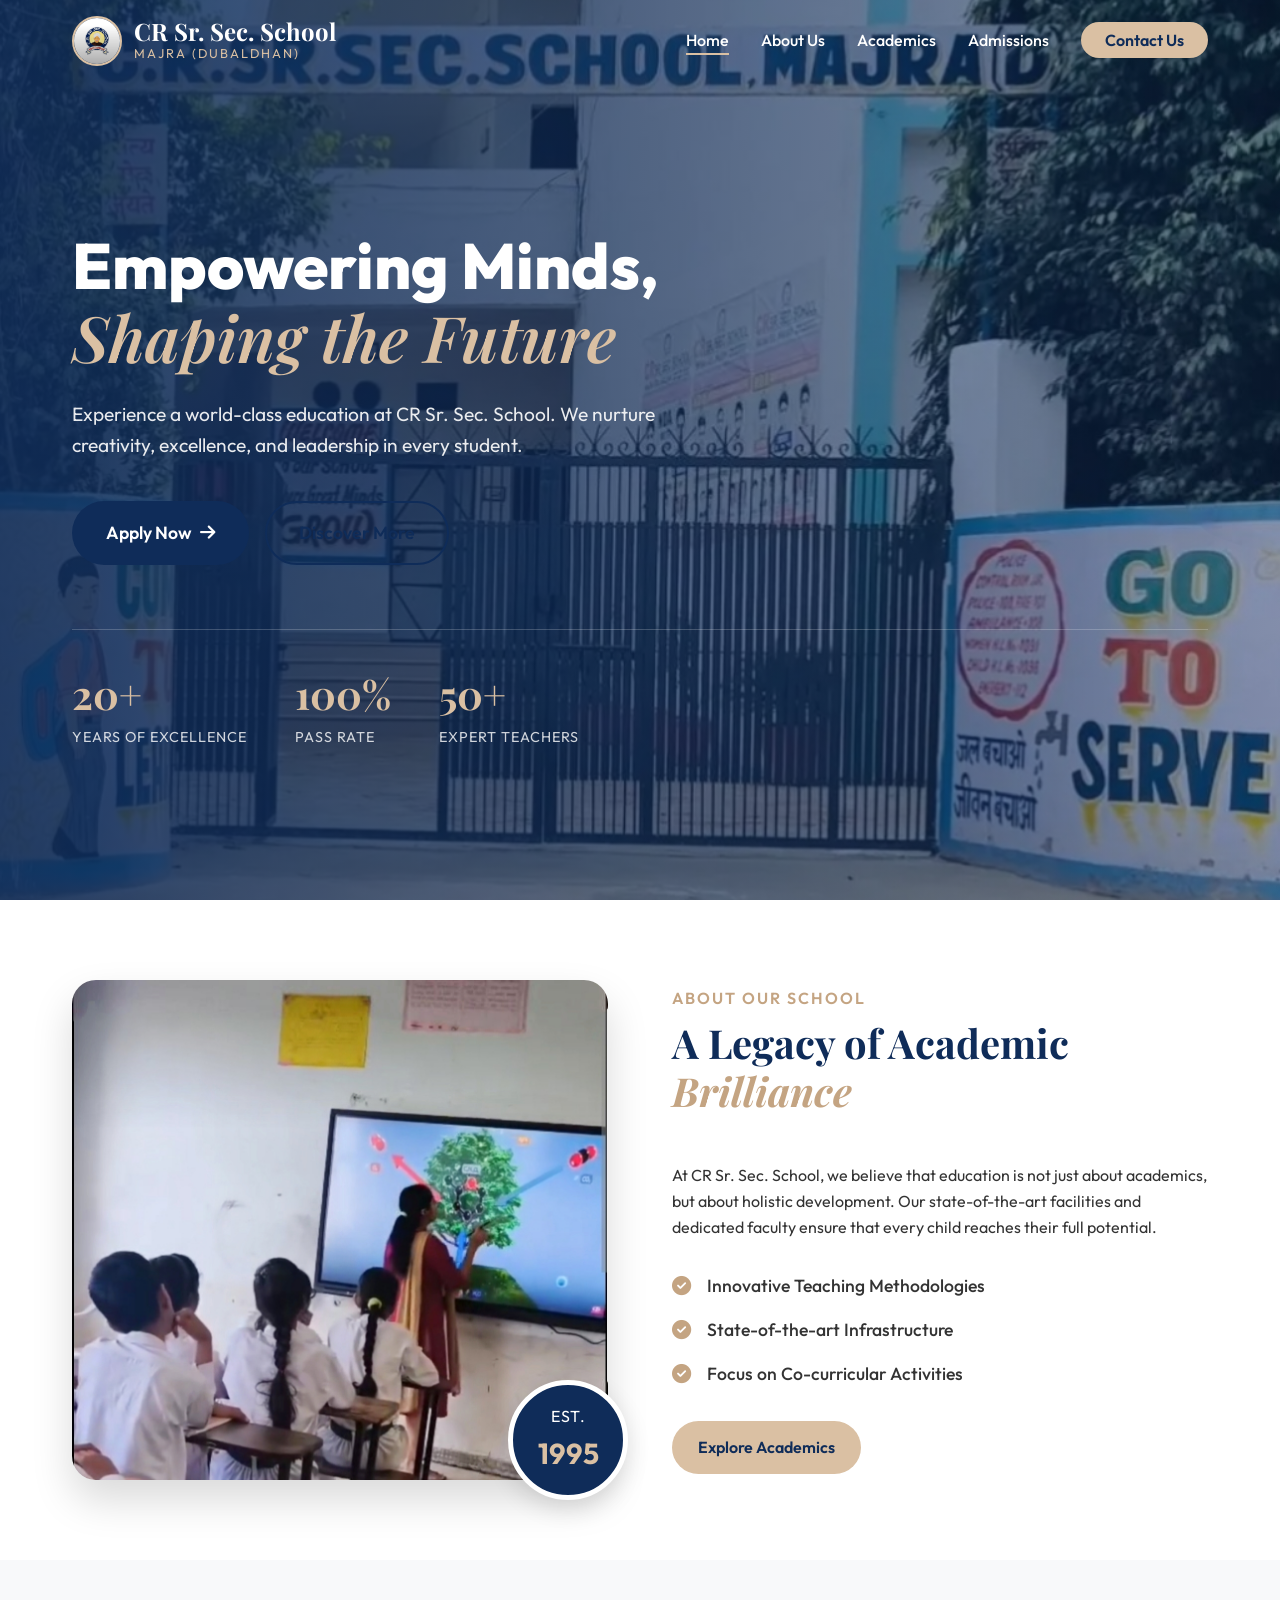
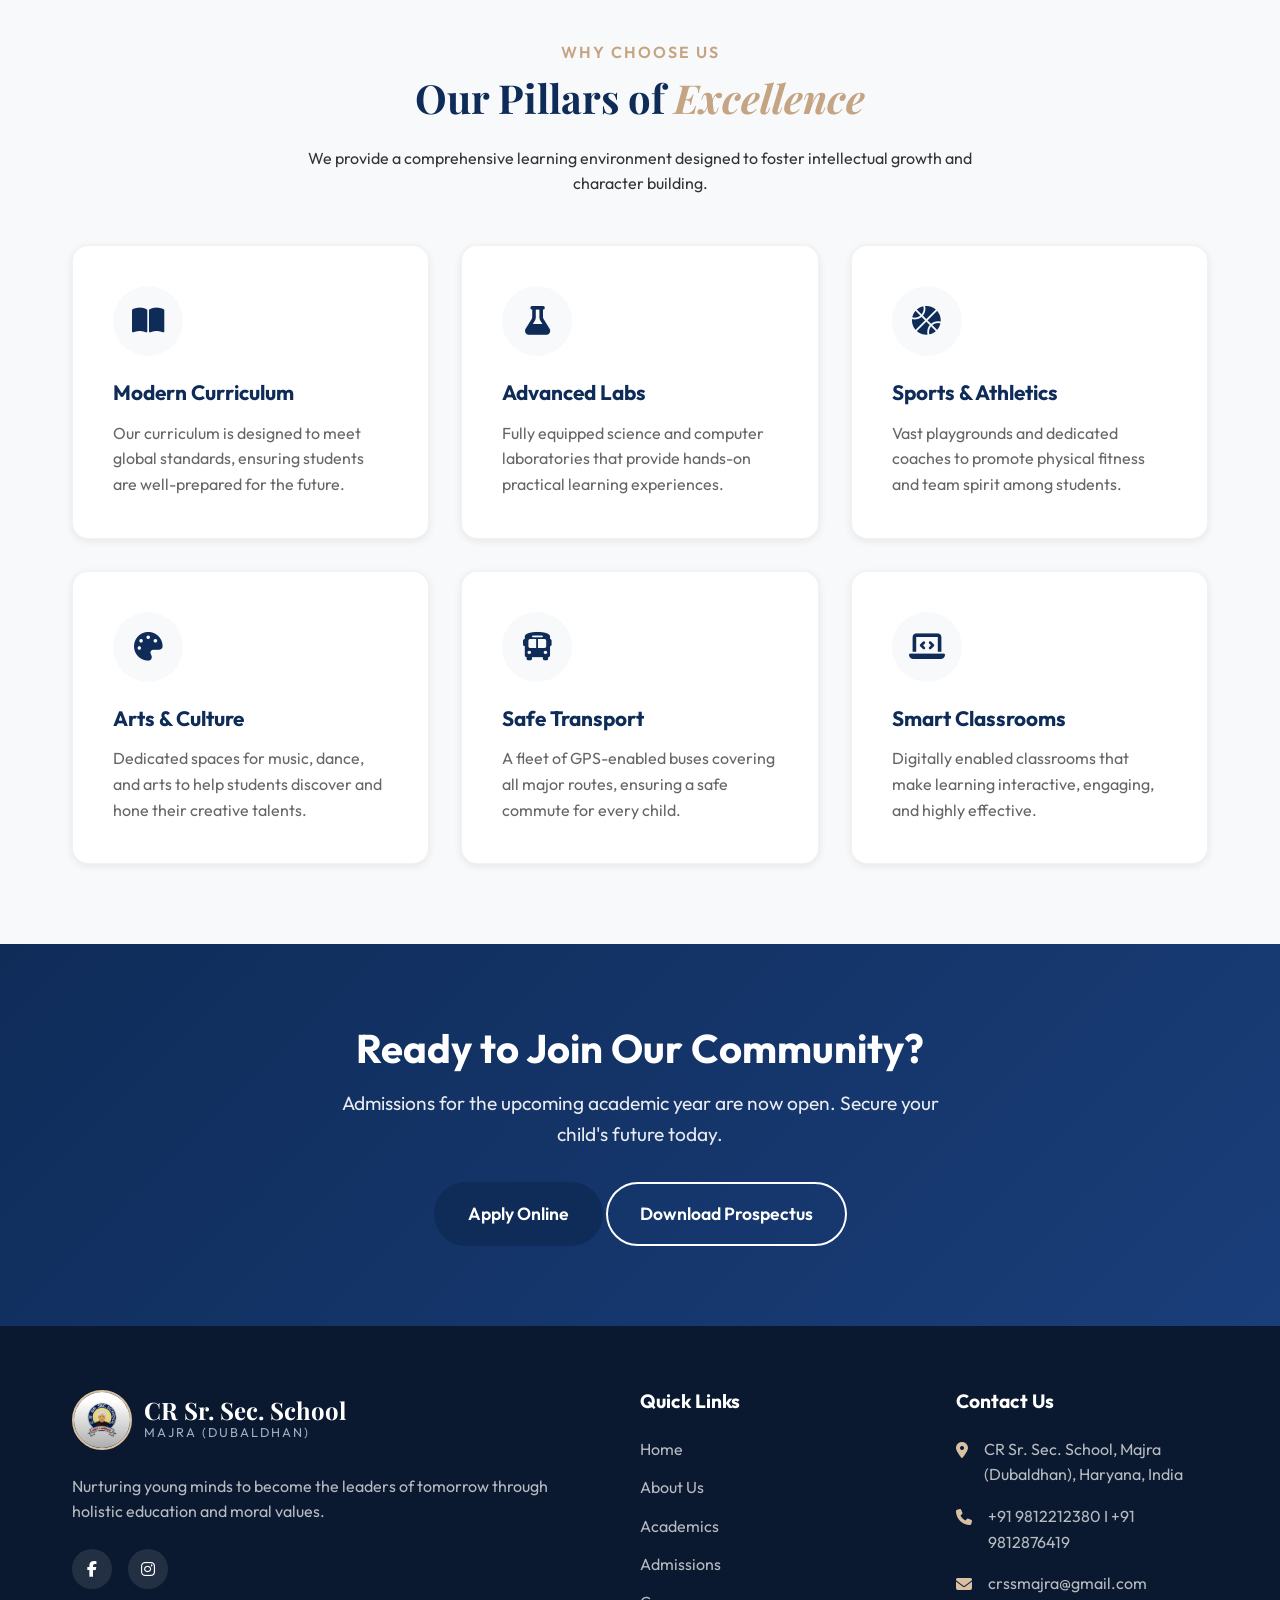
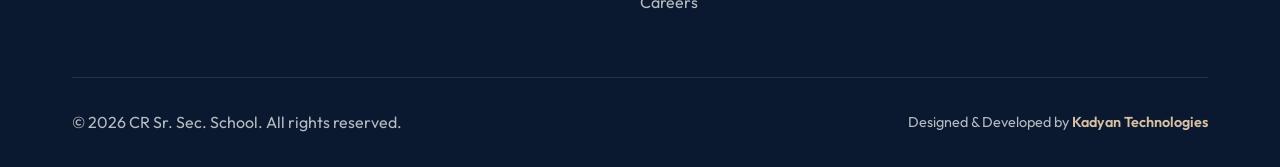
<file: index.html>
<!DOCTYPE html>
<html lang="en">
<head>
    <meta charset="UTF-8">
    <meta name="viewport" content="width=device-width, initial-scale=1.0">
    <title>CR Sr. Sec. School | Excellence in Education</title>
    <meta name="description" content="CR Sr. Sec. School offers a premium educational experience fostering academic excellence and holistic development.">
    <!-- Google Fonts -->
    <link rel="preconnect" href="https://fonts.googleapis.com">
    <link rel="preconnect" href="https://fonts.gstatic.com" crossorigin>
    <link href="https://fonts.googleapis.com/css2?family=Outfit:wght@300;400;500;600;700;800&family=Playfair+Display:ital,wght@0,600;0,700;1,600&display=swap" rel="stylesheet">
    <!-- Font Awesome for Icons -->
    <link rel="stylesheet" href="https://cdnjs.cloudflare.com/ajax/libs/font-awesome/6.4.0/css/all.min.css">
    <!-- Custom CSS -->
    <link rel="stylesheet" href="css/styles.css">
</head>
<body>
    <!-- Header & Navigation -->
    <header class="navbar" id="navbar">
        <div class="container nav-container">
            <a href="index.html" class="logo">
                <img src="assets/logo.jpeg" alt="Logo" class="custom-logo">
                <div class="logo-text">
                    <span class="school-name">CR Sr. Sec. School</span>
                    <span class="school-location">Majra (Dubaldhan)</span>
                </div>
            </a>
            <nav class="nav-menu">
                <ul class="nav-list">
                    <li class="nav-item"><a href="index.html" class="nav-link active">Home</a></li>
                    <li class="nav-item"><a href="about.html" class="nav-link">About Us</a></li>
                    <li class="nav-item"><a href="academics.html" class="nav-link">Academics</a></li>
                    <li class="nav-item"><a href="admissions.html" class="nav-link">Admissions</a></li>
                    <li class="nav-item"><a href="contact.html" class="nav-link nav-contact-btn">Contact Us</a></li>
                </ul>
            </nav>
            <button class="mobile-toggle" aria-label="Toggle menu">
                <i class="fa-solid fa-bars"></i>
            </button>
        </div>
    </header>

    <main>
        <!-- Hero Section -->
        <section id="home" class="hero">
            <div class="hero-overlay"></div>
            <div class="hero-bg" style="background-image: url('assets/schoolpic.jpeg');"></div>
            <div class="container hero-content">
                <div class="hero-text-box reveal">
                    <h1 class="hero-title">Empowering Minds,<br><span>Shaping the Future</span></h1>
                    <p class="hero-subtitle">Experience a world-class education at CR Sr. Sec. School. We nurture creativity, excellence, and leadership in every student.</p>
                    <div class="hero-cta">
                        <a href="admissions.html" class="btn btn-primary btn-lg">Apply Now <i class="fa-solid fa-arrow-right"></i></a>
                        <a href="about.html" class="btn btn-outline btn-lg">Discover More</a>
                    </div>
                </div>
                <div class="hero-stats reveal delay-1">
                    <div class="stat-item">
                        <span class="stat-number">20+</span>
                        <span class="stat-label">Years of Excellence</span>
                    </div>
                    <div class="stat-item">
                        <span class="stat-number">100%</span>
                        <span class="stat-label">Pass Rate</span>
                    </div>
                    <div class="stat-item">
                        <span class="stat-number">50+</span>
                        <span class="stat-label">Expert Teachers</span>
                    </div>
                </div>
            </div>
        </section>

        <!-- About Section -->
        <section id="about" class="section about-section">
            <div class="container about-container">
                <div class="about-image-wrapper reveal">
                    <img src="assets/about.jpeg" alt="Students in classroom" class="about-img">
                    <div class="experience-badge">
                        <span class="badge-year">Est.</span>
                        <span class="badge-text">1995</span>
                    </div>
                </div>
                <div class="about-content reveal delay-1">
                    <div class="section-header">
                        <span class="subtitle">About Our School</span>
                        <h2 class="title">A Legacy of Academic <span>Brilliance</span></h2>
                    </div>
                    <p class="text">At CR Sr. Sec. School, we believe that education is not just about academics, but about holistic development. Our state-of-the-art facilities and dedicated faculty ensure that every child reaches their full potential.</p>
                    <ul class="feature-list">
                        <li><i class="fa-solid fa-check-circle"></i> Innovative Teaching Methodologies</li>
                        <li><i class="fa-solid fa-check-circle"></i> State-of-the-art Infrastructure</li>
                        <li><i class="fa-solid fa-check-circle"></i> Focus on Co-curricular Activities</li>
                    </ul>
                    <a href="academics.html" class="btn btn-secondary">Explore Academics</a>
                </div>
            </div>
        </section>

        <!-- Highlights / Features Section -->
        <section id="academics" class="section features-section bg-light">
            <div class="container">
                <div class="section-header center reveal">
                    <span class="subtitle">Why Choose Us</span>
                    <h2 class="title">Our Pillars of <span>Excellence</span></h2>
                    <p class="text-center max-w-2xl mx-auto mt-4">We provide a comprehensive learning environment designed to foster intellectual growth and character building.</p>
                </div>
                <div class="features-grid">
                    <div class="feature-card reveal">
                        <div class="icon-wrapper">
                            <i class="fa-solid fa-book-open"></i>
                        </div>
                        <h3>Modern Curriculum</h3>
                        <p>Our curriculum is designed to meet global standards, ensuring students are well-prepared for the future.</p>
                    </div>
                    <div class="feature-card reveal delay-1">
                        <div class="icon-wrapper">
                            <i class="fa-solid fa-flask"></i>
                        </div>
                        <h3>Advanced Labs</h3>
                        <p>Fully equipped science and computer laboratories that provide hands-on practical learning experiences.</p>
                    </div>
                    <div class="feature-card reveal delay-2">
                        <div class="icon-wrapper">
                            <i class="fa-solid fa-basketball"></i>
                        </div>
                        <h3>Sports & Athletics</h3>
                        <p>Vast playgrounds and dedicated coaches to promote physical fitness and team spirit among students.</p>
                    </div>
                    <div class="feature-card reveal">
                        <div class="icon-wrapper">
                            <i class="fa-solid fa-palette"></i>
                        </div>
                        <h3>Arts & Culture</h3>
                        <p>Dedicated spaces for music, dance, and arts to help students discover and hone their creative talents.</p>
                    </div>
                    <div class="feature-card reveal delay-1">
                        <div class="icon-wrapper">
                            <i class="fa-solid fa-bus"></i>
                        </div>
                        <h3>Safe Transport</h3>
                        <p>A fleet of GPS-enabled buses covering all major routes, ensuring a safe commute for every child.</p>
                    </div>
                    <div class="feature-card reveal delay-2">
                        <div class="icon-wrapper">
                            <i class="fa-solid fa-laptop-code"></i>
                        </div>
                        <h3>Smart Classrooms</h3>
                        <p>Digitally enabled classrooms that make learning interactive, engaging, and highly effective.</p>
                    </div>
                </div>
            </div>
        </section>

        <!-- Call to Action / Admissions -->
        <section id="admissions" class="cta-section section">
            <div class="container cta-container reveal">
                <div class="cta-content">
                    <h2>Ready to Join Our Community?</h2>
                    <p>Admissions for the upcoming academic year are now open. Secure your child's future today.</p>
                </div>
                <div class="cta-buttons">
                    <a href="contact.html" class="btn btn-primary btn-lg">Apply Online</a>
                    <a href="contact.html" class="btn btn-outline-light btn-lg">Download Prospectus</a>
                </div>
            </div>
        </section>
    </main>

    <!-- Footer -->
    <footer class="footer">
        <div class="container">
            <div class="footer-grid">
                <div class="footer-brand">
                    <a href="index.html" class="logo footer-logo">
                        <img src="assets/logo.jpeg" alt="Logo" class="custom-logo footer-custom-logo">
                        <div class="logo-text">
                            <span class="school-name text-white">CR Sr. Sec. School</span>
                            <span class="school-location text-gray">Majra (Dubaldhan)</span>
                        </div>
                    </a>
                    <p class="footer-text mt-4">Nurturing young minds to become the leaders of tomorrow through holistic education and moral values.</p>
                    <div class="social-links mt-4">
                        <a href="https://www.facebook.com/profile.php?id=61556755951878"><i class="fa-brands fa-facebook-f"></i></a>
                        <a href="https://www.instagram.com/cr.school.majra.d?igsh=OW8xZmhka2lueGx5"><i class="fa-brands fa-instagram"></i></a>
                    </div>
                </div>
                
                <div class="footer-links">
                    <h4 class="footer-heading">Quick Links</h4>
                    <ul>
                        <li><a href="index.html">Home</a></li>
                        <li><a href="about.html">About Us</a></li>
                        <li><a href="academics.html">Academics</a></li>
                        <li><a href="admissions.html">Admissions</a></li>
                        <li><a href="careers.html">Careers</a></li>
                    </ul>
                </div>
                
                <div class="footer-contact">
                    <h4 class="footer-heading">Contact Us</h4>
                    <ul class="contact-info">
                        <li><i class="fa-solid fa-location-dot"></i> CR Sr. Sec. School, Majra (Dubaldhan), Haryana, India</li>
                        <li><i class="fa-solid fa-phone"></i> +91 9812212380 I +91 9812876419</li>
                        <li><i class="fa-solid fa-envelope"></i> crssmajra@gmail.com</li>
                    </ul>
                </div>
            </div>
            
            <div class="footer-bottom">
                <p>&copy; <span id="current-year"></span> CR Sr. Sec. School. All rights reserved.</p>
                <div class="kadyan-credit">
                    Designed & Developed by <a href="https://kadyantechnologies.com/" class="kadyan-link">Kadyan Technologies</a>
                </div>
            </div>
        </div>
    </footer>

    <script src="js/main.js"></script>
</body>
</html>
</file>
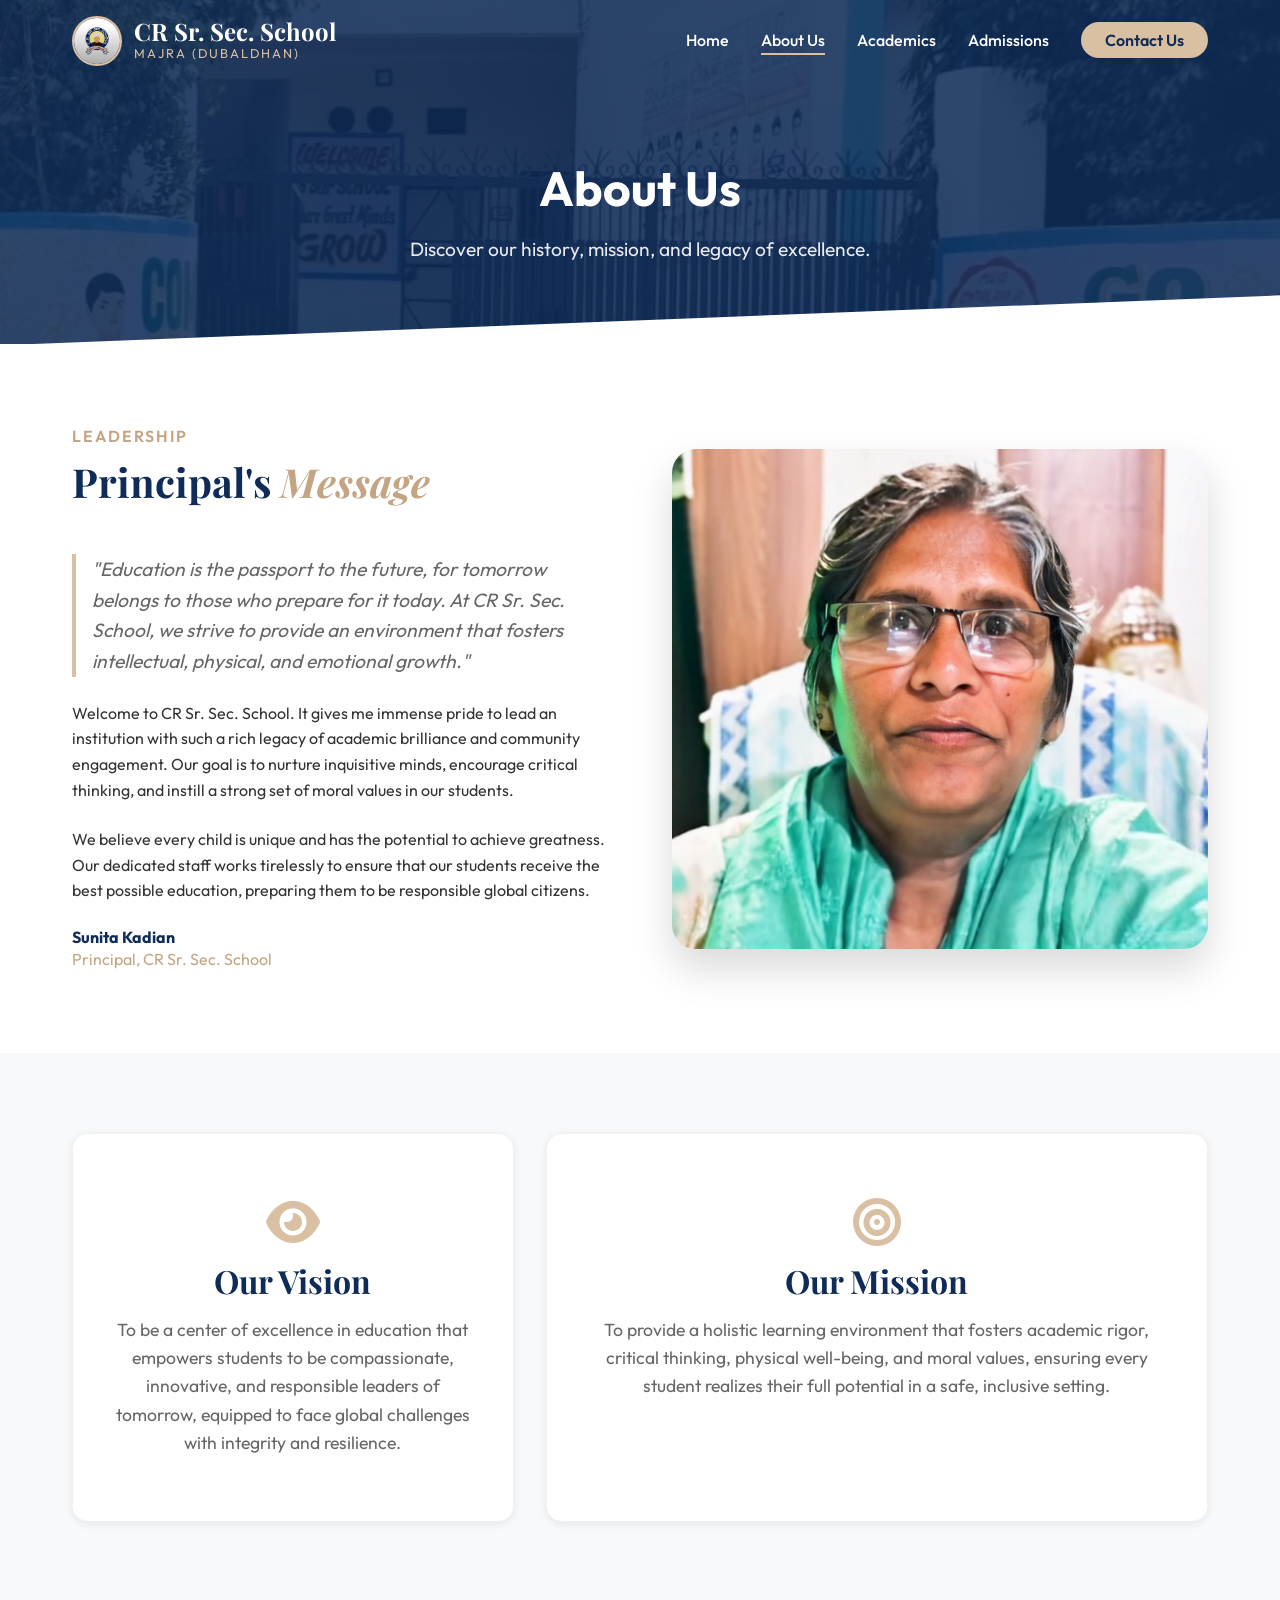
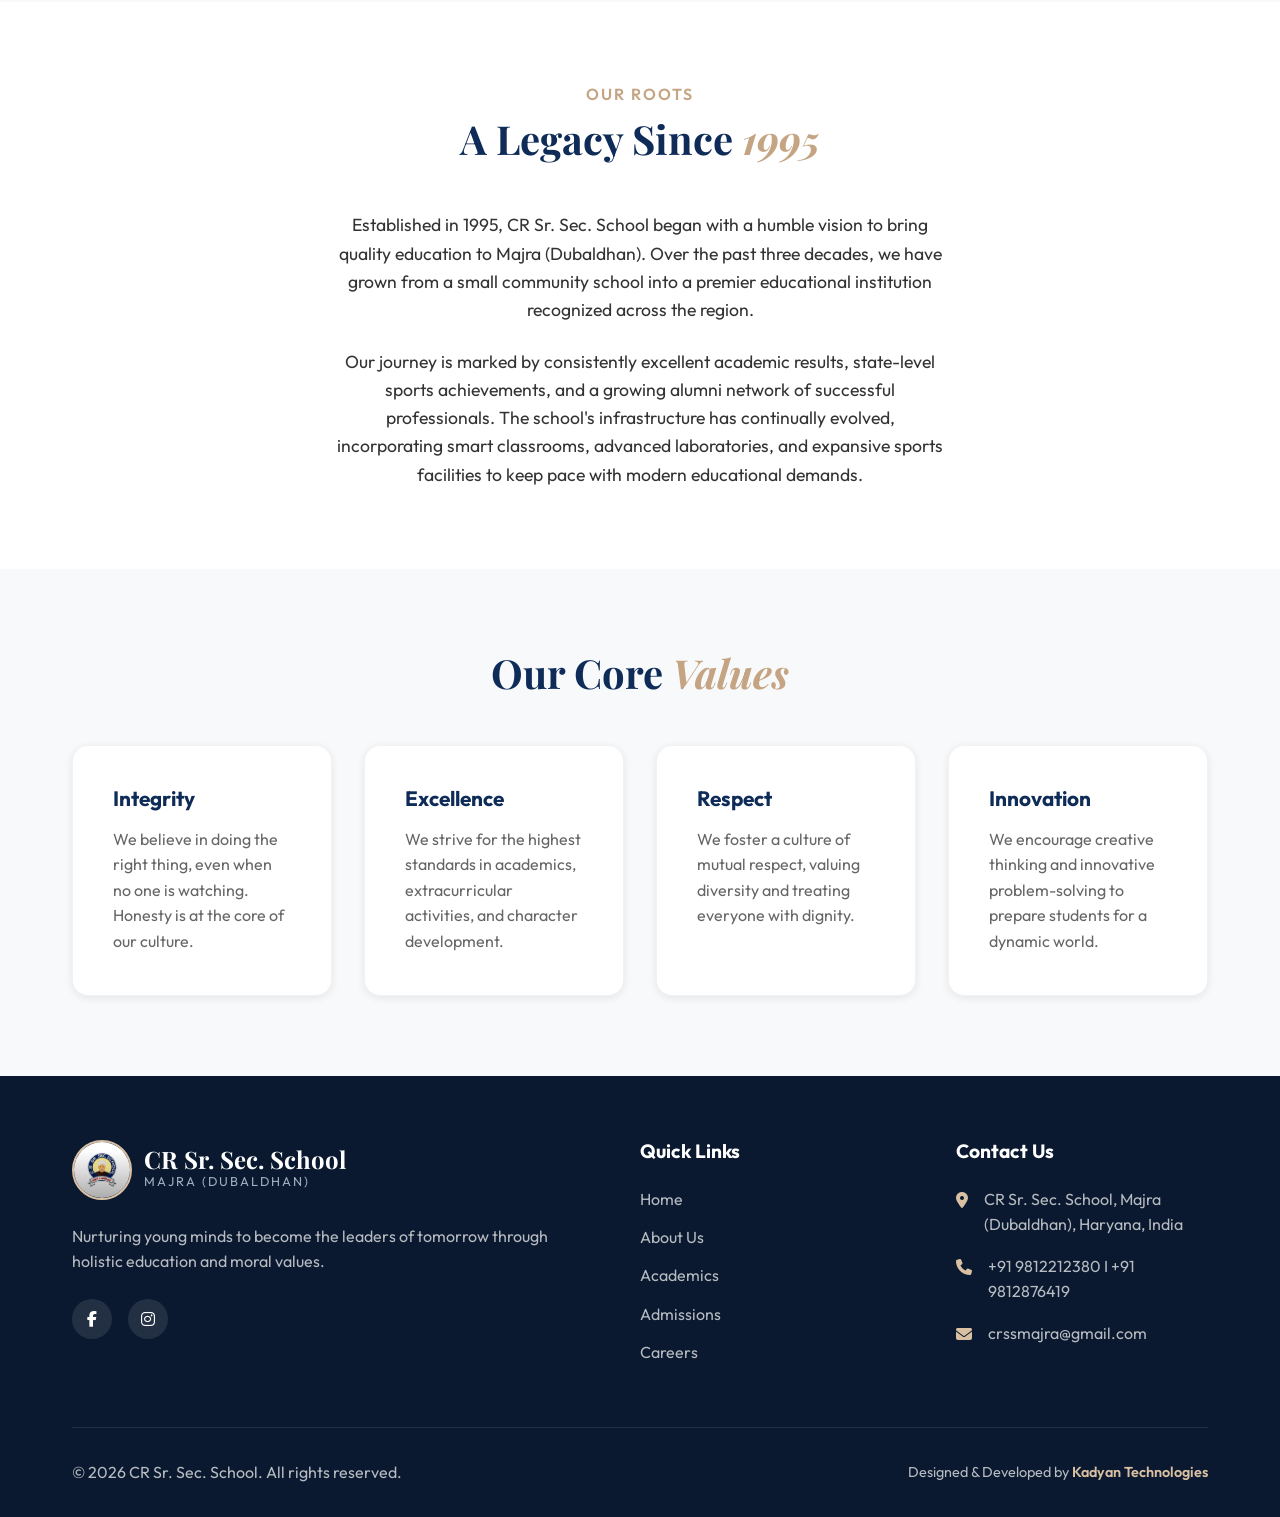
<file: about.html>
<!DOCTYPE html>
<html lang="en">
<head>
    <meta charset="UTF-8">
    <meta name="viewport" content="width=device-width, initial-scale=1.0">
    <title>About Us | CR Sr. Sec. School</title>
    <meta name="description" content="Learn more about CR Sr. Sec. School, our history, and our legacy of academic brilliance.">
    <!-- Google Fonts -->
    <link rel="preconnect" href="https://fonts.googleapis.com">
    <link rel="preconnect" href="https://fonts.gstatic.com" crossorigin>
    <link href="https://fonts.googleapis.com/css2?family=Outfit:wght@300;400;500;600;700;800&family=Playfair+Display:ital,wght@0,600;0,700;1,600&display=swap" rel="stylesheet">
    <!-- Font Awesome for Icons -->
    <link rel="stylesheet" href="https://cdnjs.cloudflare.com/ajax/libs/font-awesome/6.4.0/css/all.min.css">
    <!-- Custom CSS -->
    <link rel="stylesheet" href="css/styles.css">
</head>
<body>
    <!-- Header & Navigation -->
    <header class="navbar" id="navbar">
        <div class="container nav-container">
            <a href="index.html" class="logo">
                <img src="assets/logo.jpeg" alt="Logo" class="custom-logo">
                <div class="logo-text">
                    <span class="school-name">CR Sr. Sec. School</span>
                    <span class="school-location">Majra (Dubaldhan)</span>
                </div>
            </a>
            <nav class="nav-menu">
                <ul class="nav-list">
                    <li class="nav-item"><a href="index.html" class="nav-link">Home</a></li>
                    <li class="nav-item"><a href="about.html" class="nav-link active">About Us</a></li>
                    <li class="nav-item"><a href="academics.html" class="nav-link">Academics</a></li>
                    <li class="nav-item"><a href="admissions.html" class="nav-link">Admissions</a></li>
                    <li class="nav-item"><a href="contact.html" class="nav-link nav-contact-btn">Contact Us</a></li>
                </ul>
            </nav>
            <button class="mobile-toggle" aria-label="Toggle menu">
                <i class="fa-solid fa-bars"></i>
            </button>
        </div>
    </header>

    <main>
        <!-- Page Banner -->
        <div class="page-banner reveal">
            <div class="container">
                <h1>About Us</h1>
                <p>Discover our history, mission, and legacy of excellence.</p>
            </div>
        </div>

        <!-- Principal's Message -->
        <section class="section about-section">
            <div class="container about-container">
                <div class="about-content reveal">
                    <div class="section-header">
                        <span class="subtitle">Leadership</span>
                        <h2 class="title">Principal's <span>Message</span></h2>
                    </div>
                    <blockquote style="font-size: 1.2rem; font-style: italic; color: var(--text-light); border-left: 4px solid var(--secondary-color); padding-left: 1rem; margin-bottom: 1.5rem;">
                        "Education is the passport to the future, for tomorrow belongs to those who prepare for it today. At CR Sr. Sec. School, we strive to provide an environment that fosters intellectual, physical, and emotional growth."
                    </blockquote>
                    <p class="text">Welcome to CR Sr. Sec. School. It gives me immense pride to lead an institution with such a rich legacy of academic brilliance and community engagement. Our goal is to nurture inquisitive minds, encourage critical thinking, and instill a strong set of moral values in our students.</p>
                    <p class="text mt-4">We believe every child is unique and has the potential to achieve greatness. Our dedicated staff works tirelessly to ensure that our students receive the best possible education, preparing them to be responsible global citizens.</p>
                    <h4 style="margin-top: 1.5rem; color: var(--primary-color);">Sunita Kadian</h4>
                    <span style="color: var(--secondary-dark);">Principal, CR Sr. Sec. School</span>
                </div>
                <div class="about-image-wrapper reveal delay-1">
                    <img src="assets/principle.jpeg" alt="Principal" class="about-img" style="height: auto; max-height: 500px; object-position: top;">
                </div>
            </div>
        </section>

        <!-- Vision & Mission -->
        <section class="section bg-light">
            <div class="container">
                <div class="contact-page-grid" style="gap: 2rem;">
                    <div class="feature-card reveal" style="text-align: center; padding: 4rem 2rem;">
                        <i class="fa-solid fa-eye" style="font-size: 3rem; color: var(--secondary-color); margin-bottom: 1rem;"></i>
                        <h3 style="font-size: 2rem; margin-bottom: 1rem; font-family: var(--font-secondary);">Our Vision</h3>
                        <p style="font-size: 1.1rem; color: var(--text-light);">To be a center of excellence in education that empowers students to be compassionate, innovative, and responsible leaders of tomorrow, equipped to face global challenges with integrity and resilience.</p>
                    </div>
                    <div class="feature-card reveal delay-1" style="text-align: center; padding: 4rem 2rem;">
                        <i class="fa-solid fa-bullseye" style="font-size: 3rem; color: var(--secondary-color); margin-bottom: 1rem;"></i>
                        <h3 style="font-size: 2rem; margin-bottom: 1rem; font-family: var(--font-secondary);">Our Mission</h3>
                        <p style="font-size: 1.1rem; color: var(--text-light);">To provide a holistic learning environment that fosters academic rigor, critical thinking, physical well-being, and moral values, ensuring every student realizes their full potential in a safe, inclusive setting.</p>
                    </div>
                </div>
            </div>
        </section>

        <!-- History and Legacy -->
        <section class="section">
            <div class="container text-center max-w-2xl mx-auto reveal">
                <div class="section-header center">
                    <span class="subtitle">Our Roots</span>
                    <h2 class="title">A Legacy Since <span>1995</span></h2>
                </div>
                <p class="text" style="font-size: 1.1rem;">Established in 1995, CR Sr. Sec. School began with a humble vision to bring quality education to Majra (Dubaldhan). Over the past three decades, we have grown from a small community school into a premier educational institution recognized across the region.</p>
                <p class="text mt-4" style="font-size: 1.1rem;">Our journey is marked by consistently excellent academic results, state-level sports achievements, and a growing alumni network of successful professionals. The school's infrastructure has continually evolved, incorporating smart classrooms, advanced laboratories, and expansive sports facilities to keep pace with modern educational demands.</p>
            </div>
        </section>

        <!-- Core Values -->
        <section class="section bg-light">
            <div class="container">
                <div class="section-header center reveal">
                    <h2 class="title">Our Core <span>Values</span></h2>
                </div>
                <div class="features-grid" style="grid-template-columns: repeat(auto-fit, minmax(250px, 1fr));">
                    <div class="feature-card reveal">
                        <h3 style="color: var(--primary-color);">Integrity</h3>
                        <p>We believe in doing the right thing, even when no one is watching. Honesty is at the core of our culture.</p>
                    </div>
                    <div class="feature-card reveal delay-1">
                        <h3 style="color: var(--primary-color);">Excellence</h3>
                        <p>We strive for the highest standards in academics, extracurricular activities, and character development.</p>
                    </div>
                    <div class="feature-card reveal delay-2">
                        <h3 style="color: var(--primary-color);">Respect</h3>
                        <p>We foster a culture of mutual respect, valuing diversity and treating everyone with dignity.</p>
                    </div>
                    <div class="feature-card reveal delay-1">
                        <h3 style="color: var(--primary-color);">Innovation</h3>
                        <p>We encourage creative thinking and innovative problem-solving to prepare students for a dynamic world.</p>
                    </div>
                </div>
            </div>
        </section>
    </main>

    <!-- Footer -->
    <footer class="footer">
        <div class="container">
            <div class="footer-grid">
                <div class="footer-brand">
                    <a href="index.html" class="logo footer-logo">
                        <img src="assets/logo.jpeg" alt="Logo" class="custom-logo footer-custom-logo">
                        <div class="logo-text">
                            <span class="school-name text-white">CR Sr. Sec. School</span>
                            <span class="school-location text-gray">Majra (Dubaldhan)</span>
                        </div>
                    </a>
                    <p class="footer-text mt-4">Nurturing young minds to become the leaders of tomorrow through holistic education and moral values.</p>
                    <div class="social-links mt-4">
                        <a href="https://www.facebook.com/profile.php?id=61556755951878"><i class="fa-brands fa-facebook-f"></i></a>
                        <a href="https://www.instagram.com/cr.school.majra.d?igsh=OW8xZmhka2lueGx5"><i class="fa-brands fa-instagram"></i></a>
                    </div>
                </div>
                
                <div class="footer-links">
                    <h4 class="footer-heading">Quick Links</h4>
                    <ul>
                        <li><a href="index.html">Home</a></li>
                        <li><a href="about.html">About Us</a></li>
                        <li><a href="academics.html">Academics</a></li>
                        <li><a href="admissions.html">Admissions</a></li>
                        <li><a href="careers.html">Careers</a></li>
                    </ul>
                </div>
                
                <div class="footer-contact">
                    <h4 class="footer-heading">Contact Us</h4>
                    <ul class="contact-info">
                        <li><i class="fa-solid fa-location-dot"></i> CR Sr. Sec. School, Majra (Dubaldhan), Haryana, India</li>
                        <li><i class="fa-solid fa-phone"></i> +91 9812212380 I +91 9812876419</li>
                        <li><i class="fa-solid fa-envelope"></i> crssmajra@gmail.com</li>
                    </ul>
                </div>
            </div>
            
            <div class="footer-bottom">
                <p>&copy; <span id="current-year"></span> CR Sr. Sec. School. All rights reserved.</p>
                <div class="kadyan-credit">
                    Designed & Developed by <a href="https://kadyantechnologies.com/" class="kadyan-link">Kadyan Technologies</a>
                </div>
            </div>
        </div>
    </footer>

    <script src="js/main.js"></script>
</body>
</html>
</file>
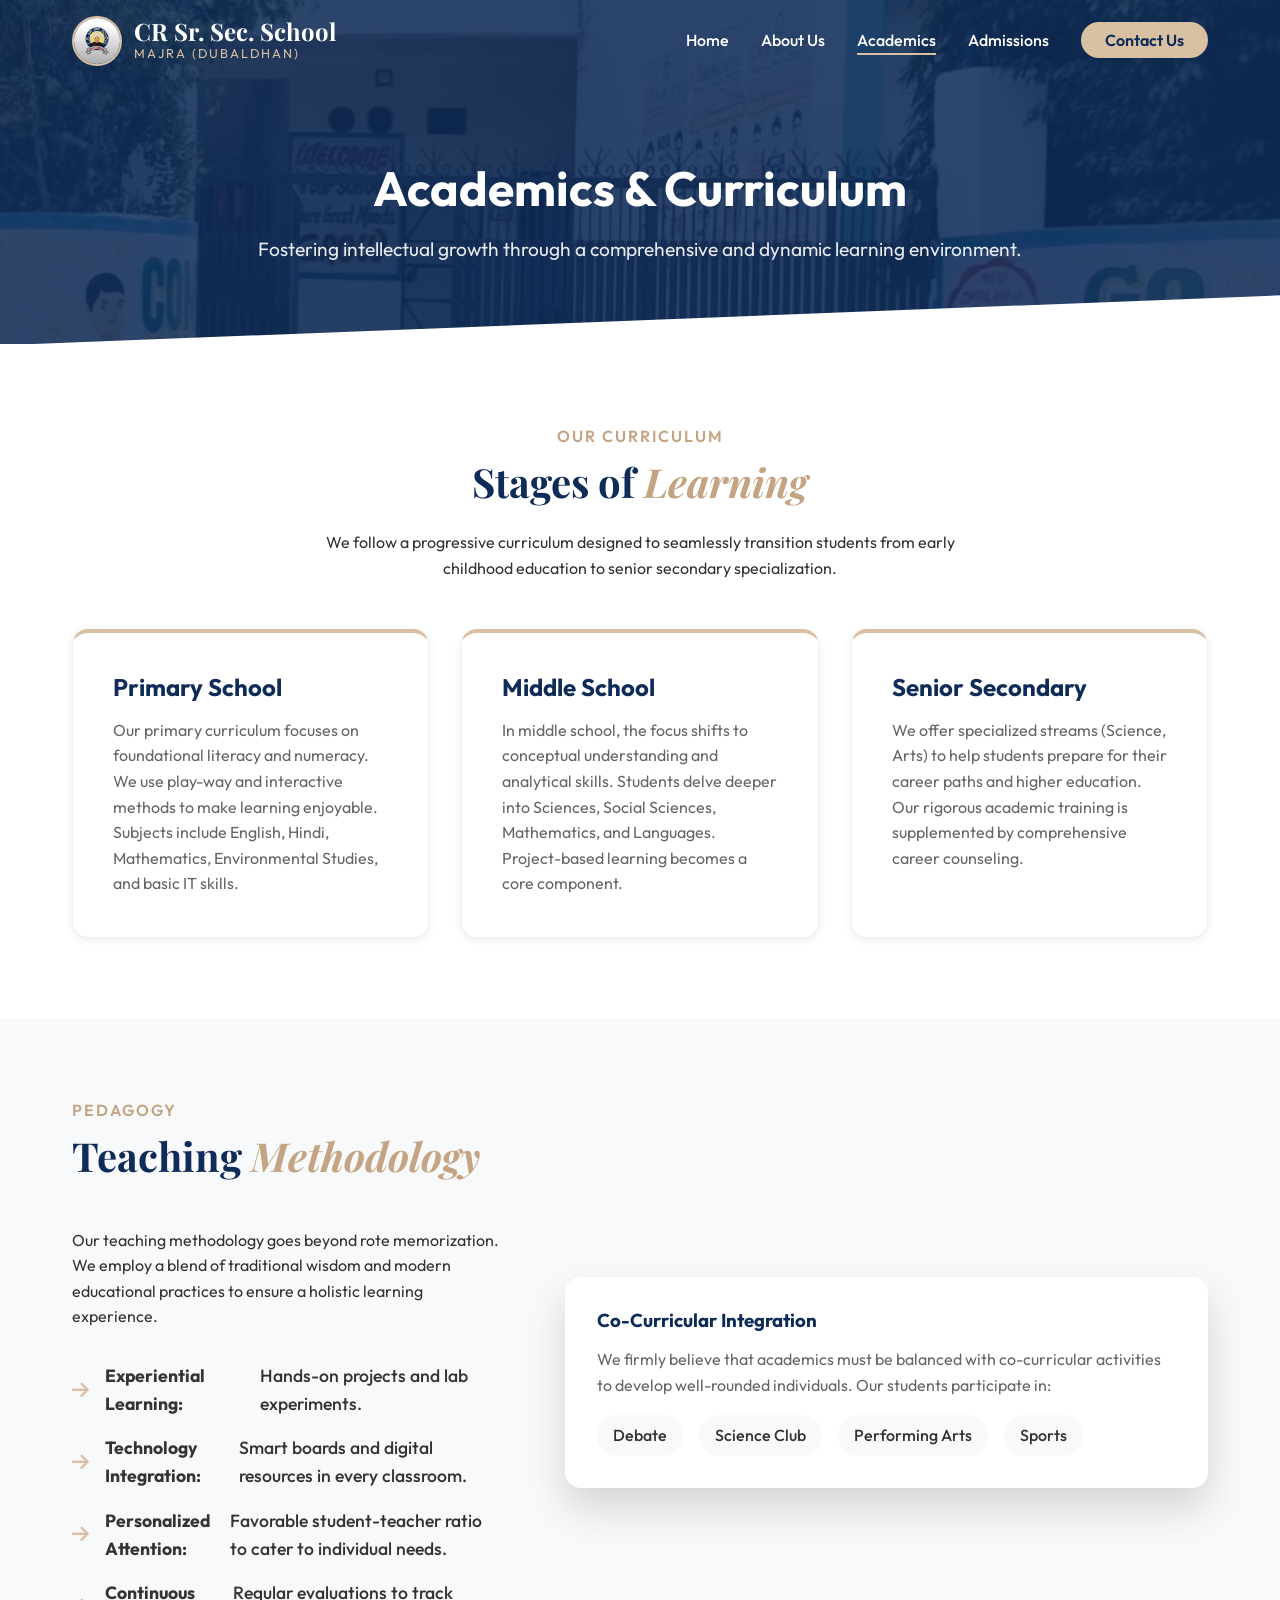
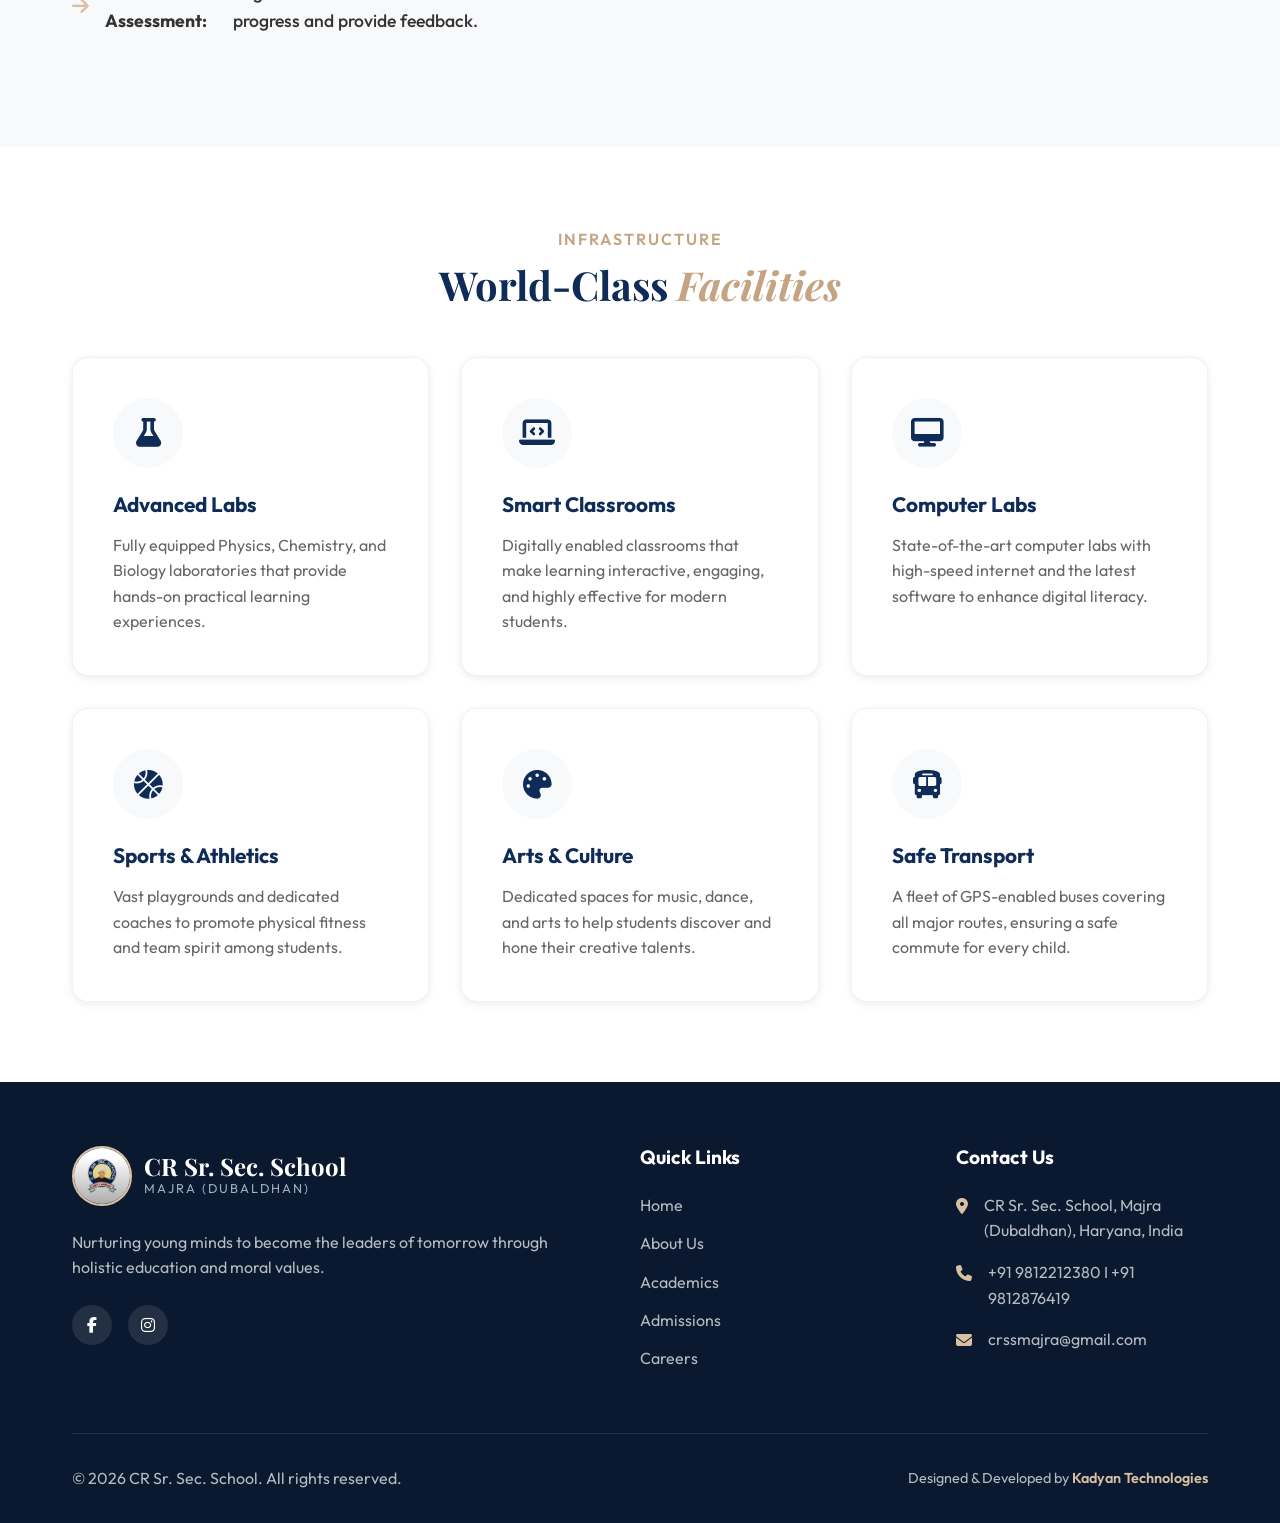
<file: academics.html>
<!DOCTYPE html>
<html lang="en">
<head>
    <meta charset="UTF-8">
    <meta name="viewport" content="width=device-width, initial-scale=1.0">
    <title>Academics | CR Sr. Sec. School</title>
    <meta name="description" content="Explore the comprehensive curriculum and modern facilities at CR Sr. Sec. School.">
    <!-- Google Fonts -->
    <link rel="preconnect" href="https://fonts.googleapis.com">
    <link rel="preconnect" href="https://fonts.gstatic.com" crossorigin>
    <link href="https://fonts.googleapis.com/css2?family=Outfit:wght@300;400;500;600;700;800&family=Playfair+Display:ital,wght@0,600;0,700;1,600&display=swap" rel="stylesheet">
    <!-- Font Awesome for Icons -->
    <link rel="stylesheet" href="https://cdnjs.cloudflare.com/ajax/libs/font-awesome/6.4.0/css/all.min.css">
    <!-- Custom CSS -->
    <link rel="stylesheet" href="css/styles.css">
</head>
<body>
    <!-- Header & Navigation -->
    <header class="navbar" id="navbar">
        <div class="container nav-container">
            <a href="index.html" class="logo">
                <img src="assets/logo.jpeg" alt="Logo" class="custom-logo">
                <div class="logo-text">
                    <span class="school-name">CR Sr. Sec. School</span>
                    <span class="school-location">Majra (Dubaldhan)</span>
                </div>
            </a>
            <nav class="nav-menu">
                <ul class="nav-list">
                    <li class="nav-item"><a href="index.html" class="nav-link">Home</a></li>
                    <li class="nav-item"><a href="about.html" class="nav-link">About Us</a></li>
                    <li class="nav-item"><a href="academics.html" class="nav-link active">Academics</a></li>
                    <li class="nav-item"><a href="admissions.html" class="nav-link">Admissions</a></li>
                    <li class="nav-item"><a href="contact.html" class="nav-link nav-contact-btn">Contact Us</a></li>
                </ul>
            </nav>
            <button class="mobile-toggle" aria-label="Toggle menu">
                <i class="fa-solid fa-bars"></i>
            </button>
        </div>
    </header>

    <main>
        <!-- Page Banner -->
        <div class="page-banner reveal">
            <div class="container">
                <h1>Academics & Curriculum</h1>
                <p>Fostering intellectual growth through a comprehensive and dynamic learning environment.</p>
            </div>
        </div>

        <!-- Curriculum Breakdown -->
        <section class="section">
            <div class="container">
                <div class="section-header center reveal">
                    <span class="subtitle">Our Curriculum</span>
                    <h2 class="title">Stages of <span>Learning</span></h2>
                    <p class="text-center max-w-2xl mx-auto mt-4">We follow a progressive curriculum designed to seamlessly transition students from early childhood education to senior secondary specialization.</p>
                </div>
                
                <div class="features-grid" style="grid-template-columns: repeat(auto-fit, minmax(300px, 1fr));">
                    <div class="feature-card reveal" style="border-top: 4px solid var(--secondary-color);">
                        <h3 style="font-size: 1.5rem; margin-bottom: 1rem; color: var(--primary-color);">Primary School</h3>
                        <p>Our primary curriculum focuses on foundational literacy and numeracy. We use play-way and interactive methods to make learning enjoyable. Subjects include English, Hindi, Mathematics, Environmental Studies, and basic IT skills.</p>
                    </div>
                    <div class="feature-card reveal delay-1" style="border-top: 4px solid var(--secondary-color);">
                        <h3 style="font-size: 1.5rem; margin-bottom: 1rem; color: var(--primary-color);">Middle School</h3>
                        <p>In middle school, the focus shifts to conceptual understanding and analytical skills. Students delve deeper into Sciences, Social Sciences, Mathematics, and Languages. Project-based learning becomes a core component.</p>
                    </div>
                    <div class="feature-card reveal delay-2" style="border-top: 4px solid var(--secondary-color);">
                        <h3 style="font-size: 1.5rem; margin-bottom: 1rem; color: var(--primary-color);">Senior Secondary</h3>
                        <p>We offer specialized streams (Science, Arts) to help students prepare for their career paths and higher education. Our rigorous academic training is supplemented by comprehensive career counseling.</p>
                    </div>
                </div>
            </div>
        </section>

        <!-- Teaching Methodology -->
        <section class="section bg-light">
            <div class="container">
                <div class="contact-page-grid" style="gap: 4rem; align-items: center;">
                    <div class="reveal">
                        <div class="section-header">
                            <span class="subtitle">Pedagogy</span>
                            <h2 class="title">Teaching <span>Methodology</span></h2>
                        </div>
                        <p class="text">Our teaching methodology goes beyond rote memorization. We employ a blend of traditional wisdom and modern educational practices to ensure a holistic learning experience.</p>
                        <ul class="feature-list mt-4">
                            <li><i class="fa-solid fa-arrow-right" style="color: var(--secondary-color);"></i> <strong>Experiential Learning:</strong> Hands-on projects and lab experiments.</li>
                            <li><i class="fa-solid fa-arrow-right" style="color: var(--secondary-color);"></i> <strong>Technology Integration:</strong> Smart boards and digital resources in every classroom.</li>
                            <li><i class="fa-solid fa-arrow-right" style="color: var(--secondary-color);"></i> <strong>Personalized Attention:</strong> Favorable student-teacher ratio to cater to individual needs.</li>
                            <li><i class="fa-solid fa-arrow-right" style="color: var(--secondary-color);"></i> <strong>Continuous Assessment:</strong> Regular evaluations to track progress and provide feedback.</li>
                        </ul>
                    </div>
                    <div class="reveal delay-1" style="background: white; padding: 2rem; border-radius: var(--radius-md); box-shadow: var(--shadow-lg);">
                        <h3 style="margin-bottom: 1rem; color: var(--primary-color);">Co-Curricular Integration</h3>
                        <p style="color: var(--text-light); margin-bottom: 1rem;">We firmly believe that academics must be balanced with co-curricular activities to develop well-rounded individuals. Our students participate in:</p>
                        <div style="display: flex; gap: 1rem; flex-wrap: wrap;">
                            <span style="padding: 0.5rem 1rem; background: var(--bg-light); border-radius: 50px; font-weight: 500;">Debate</span>
                            <span style="padding: 0.5rem 1rem; background: var(--bg-light); border-radius: 50px; font-weight: 500;">Science Club</span>
                            <span style="padding: 0.5rem 1rem; background: var(--bg-light); border-radius: 50px; font-weight: 500;">Performing Arts</span>
                            <span style="padding: 0.5rem 1rem; background: var(--bg-light); border-radius: 50px; font-weight: 500;">Sports</span>
                        </div>
                    </div>
                </div>
            </div>
        </section>

        <!-- Highlights / Facilities Section -->
        <section id="facilities" class="section features-section">
            <div class="container">
                <div class="section-header center reveal">
                    <span class="subtitle">Infrastructure</span>
                    <h2 class="title">World-Class <span>Facilities</span></h2>
                </div>
                <div class="features-grid">
                    <div class="feature-card reveal">
                        <div class="icon-wrapper">
                            <i class="fa-solid fa-flask"></i>
                        </div>
                        <h3>Advanced Labs</h3>
                        <p>Fully equipped Physics, Chemistry, and Biology laboratories that provide hands-on practical learning experiences.</p>
                    </div>
                    <div class="feature-card reveal delay-1">
                        <div class="icon-wrapper">
                            <i class="fa-solid fa-laptop-code"></i>
                        </div>
                        <h3>Smart Classrooms</h3>
                        <p>Digitally enabled classrooms that make learning interactive, engaging, and highly effective for modern students.</p>
                    </div>
                    <div class="feature-card reveal delay-2">
                        <div class="icon-wrapper">
                            <i class="fa-solid fa-desktop"></i>
                        </div>
                        <h3>Computer Labs</h3>
                        <p>State-of-the-art computer labs with high-speed internet and the latest software to enhance digital literacy.</p>
                    </div>
                    <div class="feature-card reveal">
                        <div class="icon-wrapper">
                            <i class="fa-solid fa-basketball"></i>
                        </div>
                        <h3>Sports & Athletics</h3>
                        <p>Vast playgrounds and dedicated coaches to promote physical fitness and team spirit among students.</p>
                    </div>
                    <div class="feature-card reveal delay-1">
                        <div class="icon-wrapper">
                            <i class="fa-solid fa-palette"></i>
                        </div>
                        <h3>Arts & Culture</h3>
                        <p>Dedicated spaces for music, dance, and arts to help students discover and hone their creative talents.</p>
                    </div>
                    <div class="feature-card reveal delay-2">
                        <div class="icon-wrapper">
                            <i class="fa-solid fa-bus"></i>
                        </div>
                        <h3>Safe Transport</h3>
                        <p>A fleet of GPS-enabled buses covering all major routes, ensuring a safe commute for every child.</p>
                    </div>
                </div>
            </div>
        </section>
    </main>

    <!-- Footer -->
    <footer class="footer">
        <div class="container">
            <div class="footer-grid">
                <div class="footer-brand">
                    <a href="index.html" class="logo footer-logo">
                        <img src="assets/logo.jpeg" alt="Logo" class="custom-logo footer-custom-logo">
                        <div class="logo-text">
                            <span class="school-name text-white">CR Sr. Sec. School</span>
                            <span class="school-location text-gray">Majra (Dubaldhan)</span>
                        </div>
                    </a>
                    <p class="footer-text mt-4">Nurturing young minds to become the leaders of tomorrow through holistic education and moral values.</p>
                    <div class="social-links mt-4">
                        <a href="https://www.facebook.com/profile.php?id=61556755951878"><i class="fa-brands fa-facebook-f"></i></a>
                        <a href="https://www.instagram.com/cr.school.majra.d?igsh=OW8xZmhka2lueGx5"><i class="fa-brands fa-instagram"></i></a>
                    </div>
                </div>
                
                <div class="footer-links">
                    <h4 class="footer-heading">Quick Links</h4>
                    <ul>
                        <li><a href="index.html">Home</a></li>
                        <li><a href="about.html">About Us</a></li>
                        <li><a href="academics.html">Academics</a></li>
                        <li><a href="admissions.html">Admissions</a></li>
                        <li><a href="careers.html">Careers</a></li>
                    </ul>
                </div>
                
                <div class="footer-contact">
                    <h4 class="footer-heading">Contact Us</h4>
                    <ul class="contact-info">
                        <li><i class="fa-solid fa-location-dot"></i> CR Sr. Sec. School, Majra (Dubaldhan), Haryana, India</li>
                        <li><i class="fa-solid fa-phone"></i> +91 9812212380 I +91 9812876419</li>
                        <li><i class="fa-solid fa-envelope"></i> crssmajra@gmail.com</li>
                    </ul>
                </div>
            </div>
            
            <div class="footer-bottom">
                <p>&copy; <span id="current-year"></span> CR Sr. Sec. School. All rights reserved.</p>
                <div class="kadyan-credit">
                    Designed & Developed by <a href="https://kadyantechnologies.com/" class="kadyan-link">Kadyan Technologies</a>
                </div>
            </div>
        </div>
    </footer>

    <script src="js/main.js"></script>
</body>
</html>
</file>
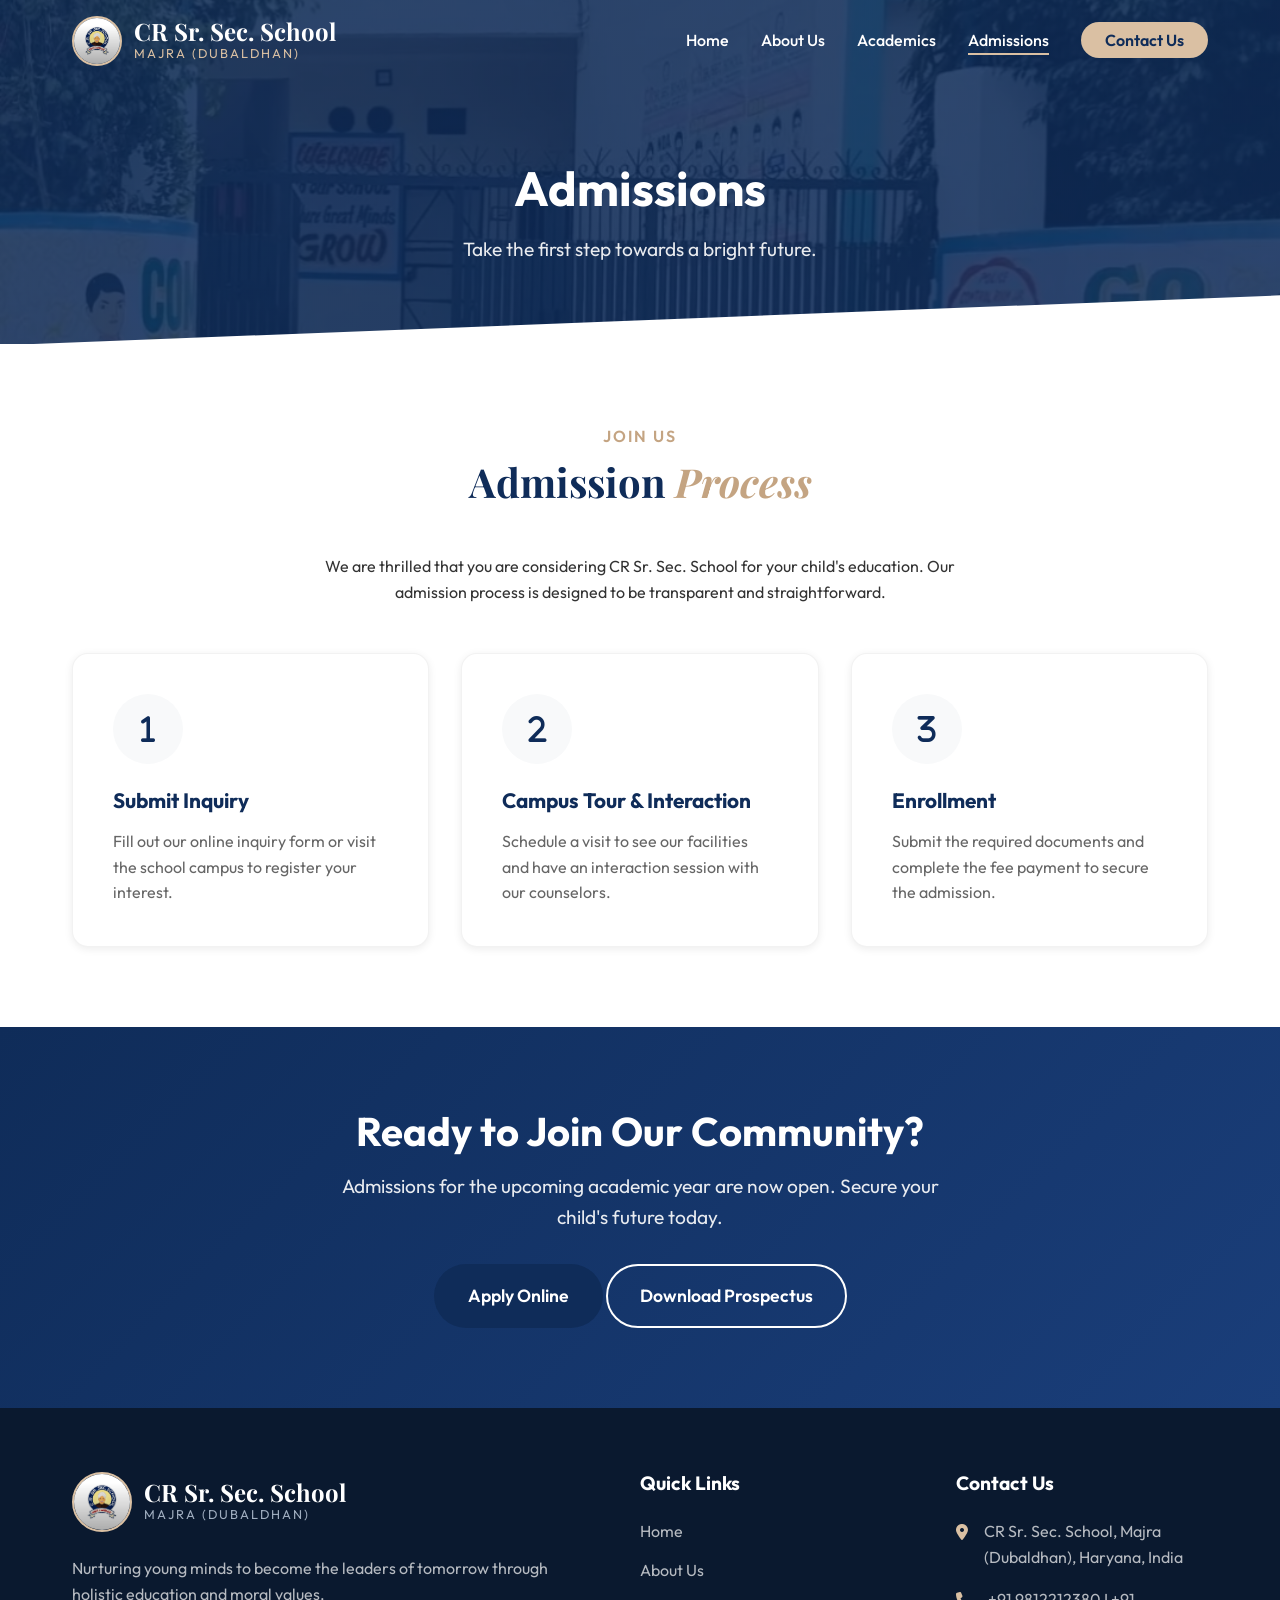
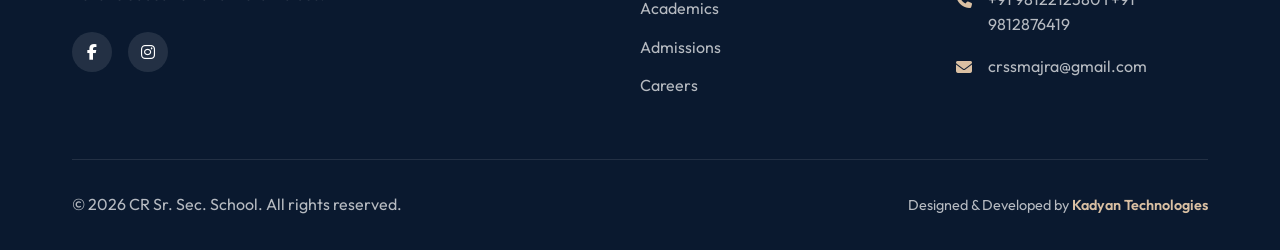
<file: admissions.html>
<!DOCTYPE html>
<html lang="en">
<head>
    <meta charset="UTF-8">
    <meta name="viewport" content="width=device-width, initial-scale=1.0">
    <title>Admissions | CR Sr. Sec. School</title>
    <meta name="description" content="Join CR Sr. Sec. School. Information on admissions, process, and applications.">
    <!-- Google Fonts -->
    <link rel="preconnect" href="https://fonts.googleapis.com">
    <link rel="preconnect" href="https://fonts.gstatic.com" crossorigin>
    <link href="https://fonts.googleapis.com/css2?family=Outfit:wght@300;400;500;600;700;800&family=Playfair+Display:ital,wght@0,600;0,700;1,600&display=swap" rel="stylesheet">
    <!-- Font Awesome for Icons -->
    <link rel="stylesheet" href="https://cdnjs.cloudflare.com/ajax/libs/font-awesome/6.4.0/css/all.min.css">
    <!-- Custom CSS -->
    <link rel="stylesheet" href="css/styles.css">
</head>
<body>
    <!-- Header & Navigation -->
    <header class="navbar" id="navbar">
        <div class="container nav-container">
            <a href="index.html" class="logo">
                <img src="assets/logo.jpeg" alt="Logo" class="custom-logo">
                <div class="logo-text">
                    <span class="school-name">CR Sr. Sec. School</span>
                    <span class="school-location">Majra (Dubaldhan)</span>
                </div>
            </a>
            <nav class="nav-menu">
                <ul class="nav-list">
                    <li class="nav-item"><a href="index.html" class="nav-link">Home</a></li>
                    <li class="nav-item"><a href="about.html" class="nav-link">About Us</a></li>
                    <li class="nav-item"><a href="academics.html" class="nav-link">Academics</a></li>
                    <li class="nav-item"><a href="admissions.html" class="nav-link active">Admissions</a></li>
                    <li class="nav-item"><a href="contact.html" class="nav-link nav-contact-btn">Contact Us</a></li>
                </ul>
            </nav>
            <button class="mobile-toggle" aria-label="Toggle menu">
                <i class="fa-solid fa-bars"></i>
            </button>
        </div>
    </header>

    <main>
        <!-- Page Banner -->
        <div class="page-banner reveal">
            <div class="container">
                <h1>Admissions</h1>
                <p>Take the first step towards a bright future.</p>
            </div>
        </div>

        <section class="section">
            <div class="container">
                <div class="section-header center reveal">
                    <span class="subtitle">Join Us</span>
                    <h2 class="title">Admission <span>Process</span></h2>
                </div>
                
                <div class="max-w-2xl mx-auto text-center reveal delay-1">
                    <p class="mb-4">We are thrilled that you are considering CR Sr. Sec. School for your child's education. Our admission process is designed to be transparent and straightforward.</p>
                </div>

                <div class="features-grid mt-4">
                    <div class="feature-card reveal">
                        <div class="icon-wrapper">
                            <i class="fa-solid fa-1"></i>
                        </div>
                        <h3>Submit Inquiry</h3>
                        <p>Fill out our online inquiry form or visit the school campus to register your interest.</p>
                    </div>
                    <div class="feature-card reveal delay-1">
                        <div class="icon-wrapper">
                            <i class="fa-solid fa-2"></i>
                        </div>
                        <h3>Campus Tour & Interaction</h3>
                        <p>Schedule a visit to see our facilities and have an interaction session with our counselors.</p>
                    </div>
                    <div class="feature-card reveal delay-2">
                        <div class="icon-wrapper">
                            <i class="fa-solid fa-3"></i>
                        </div>
                        <h3>Enrollment</h3>
                        <p>Submit the required documents and complete the fee payment to secure the admission.</p>
                    </div>
                </div>
            </div>
        </section>

        <!-- Call to Action / Admissions -->
        <section id="admissions" class="cta-section section">
            <div class="container cta-container reveal">
                <div class="cta-content">
                    <h2>Ready to Join Our Community?</h2>
                    <p>Admissions for the upcoming academic year are now open. Secure your child's future today.</p>
                </div>
                <div class="cta-buttons">
                    <a href="contact.html" class="btn btn-primary btn-lg">Apply Online</a>
                    <a href="contact.html" class="btn btn-outline-light btn-lg">Download Prospectus</a>
                </div>
            </div>
        </section>
    </main>

    <!-- Footer -->
    <footer class="footer">
        <div class="container">
            <div class="footer-grid">
                <div class="footer-brand">
                    <a href="index.html" class="logo footer-logo">
                        <img src="assets/logo.jpeg" alt="Logo" class="custom-logo footer-custom-logo">
                        <div class="logo-text">
                            <span class="school-name text-white">CR Sr. Sec. School</span>
                            <span class="school-location text-gray">Majra (Dubaldhan)</span>
                        </div>
                    </a>
                    <p class="footer-text mt-4">Nurturing young minds to become the leaders of tomorrow through holistic education and moral values.</p>
                    <div class="social-links mt-4">
                        <a href="https://www.facebook.com/profile.php?id=61556755951878"><i class="fa-brands fa-facebook-f"></i></a>
                        <a href="https://www.instagram.com/cr.school.majra.d?igsh=OW8xZmhka2lueGx5"><i class="fa-brands fa-instagram"></i></a>
                    </div>
                </div>
                
                <div class="footer-links">
                    <h4 class="footer-heading">Quick Links</h4>
                    <ul>
                        <li><a href="index.html">Home</a></li>
                        <li><a href="about.html">About Us</a></li>
                        <li><a href="academics.html">Academics</a></li>
                        <li><a href="admissions.html">Admissions</a></li>
                        <li><a href="careers.html">Careers</a></li>
                    </ul>
                </div>
                
                <div class="footer-contact">
                    <h4 class="footer-heading">Contact Us</h4>
                    <ul class="contact-info">
                        <li><i class="fa-solid fa-location-dot"></i> CR Sr. Sec. School, Majra (Dubaldhan), Haryana, India</li>
                        <li><i class="fa-solid fa-phone"></i> +91 9812212380 I +91 9812876419</li>
                        <li><i class="fa-solid fa-envelope"></i> crssmajra@gmail.com</li>
                    </ul>
                </div>
            </div>
            
            <div class="footer-bottom">
                <p>&copy; <span id="current-year"></span> CR Sr. Sec. School. All rights reserved.</p>
                <div class="kadyan-credit">
                    Designed & Developed by <a href="https://kadyantechnologies.com/" class="kadyan-link">Kadyan Technologies</a>
                </div>
            </div>
        </div>
    </footer>

    <script src="js/main.js"></script>
</body>
</html>
</file>
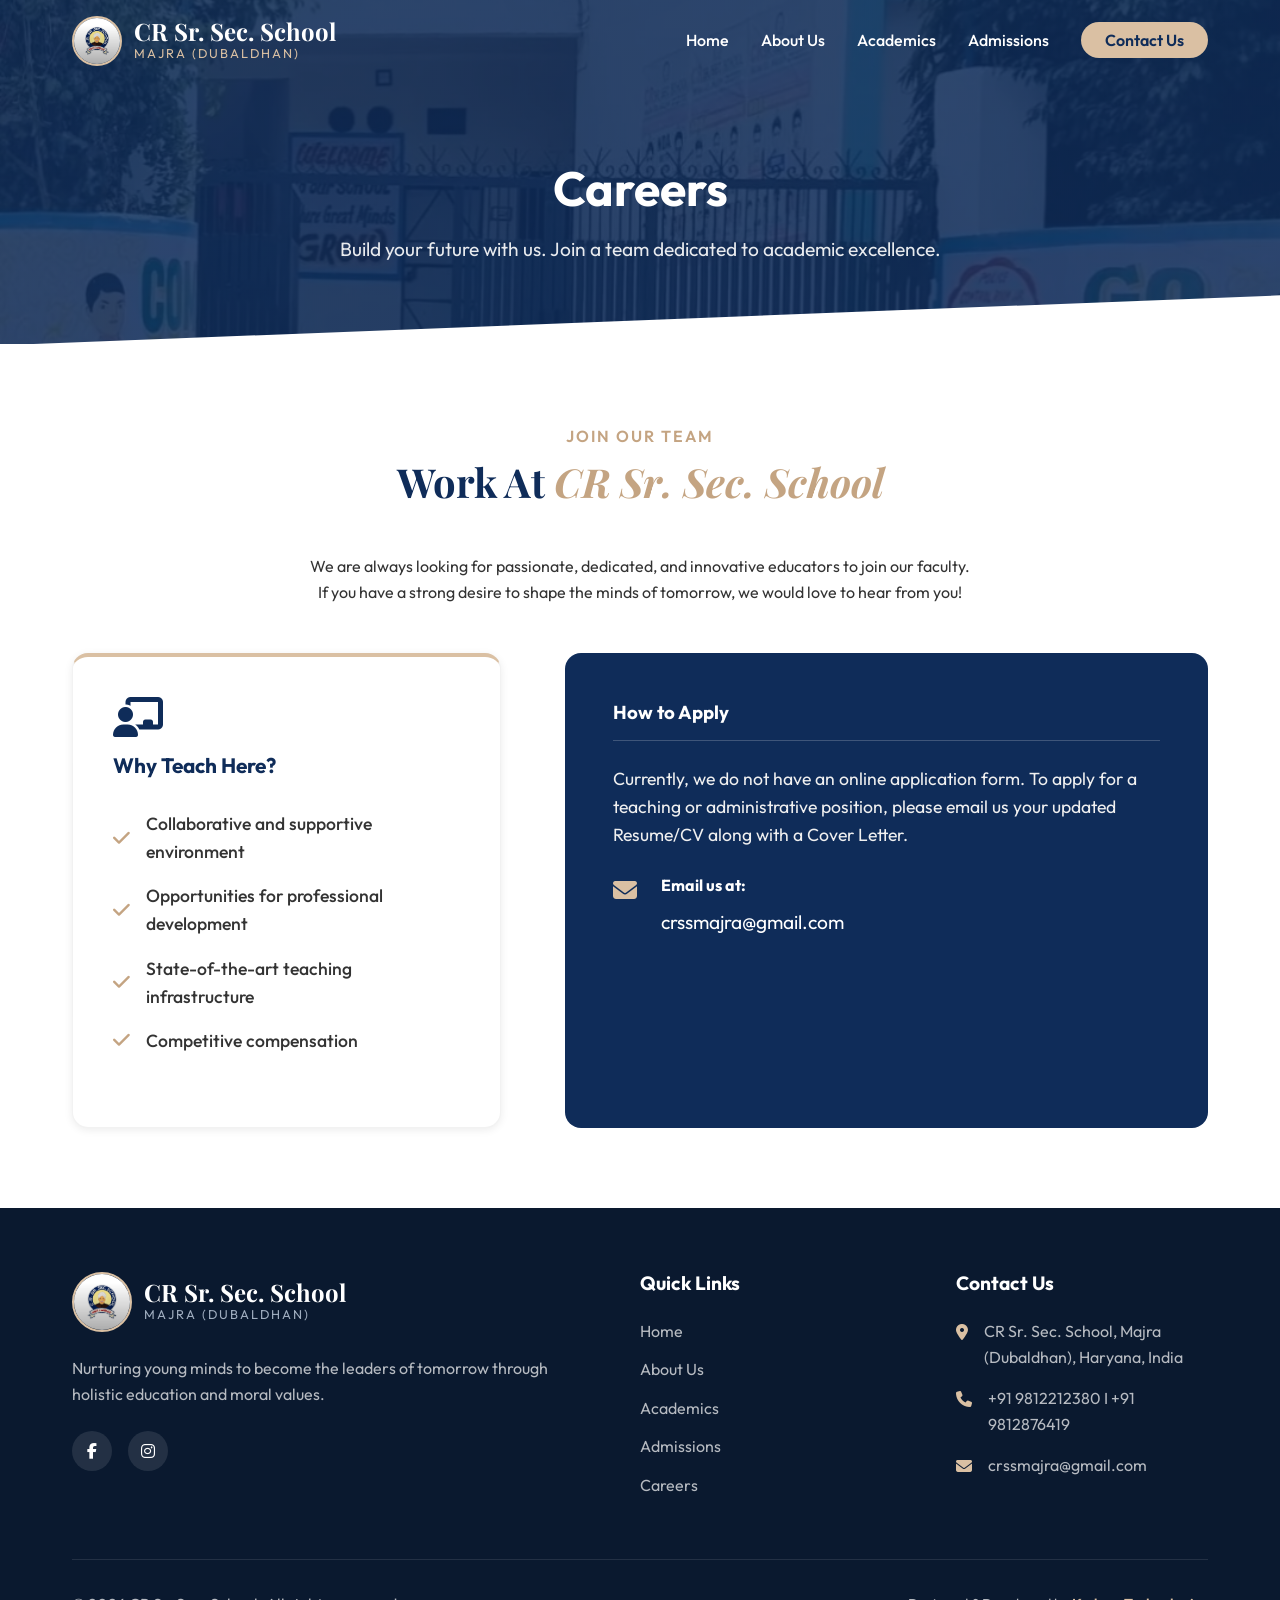
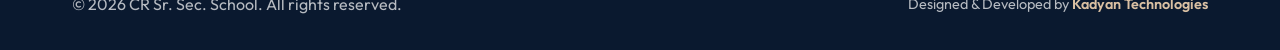
<file: careers.html>
<!DOCTYPE html>
<html lang="en">
<head>
    <meta charset="UTF-8">
    <meta name="viewport" content="width=device-width, initial-scale=1.0">
    <title>Careers | CR Sr. Sec. School</title>
    <meta name="description" content="Join the faculty at CR Sr. Sec. School. Explore current openings and build your career in education.">
    <!-- Google Fonts -->
    <link rel="preconnect" href="https://fonts.googleapis.com">
    <link rel="preconnect" href="https://fonts.gstatic.com" crossorigin>
    <link href="https://fonts.googleapis.com/css2?family=Outfit:wght@300;400;500;600;700;800&family=Playfair+Display:ital,wght@0,600;0,700;1,600&display=swap" rel="stylesheet">
    <!-- Font Awesome for Icons -->
    <link rel="stylesheet" href="https://cdnjs.cloudflare.com/ajax/libs/font-awesome/6.4.0/css/all.min.css">
    <!-- Custom CSS -->
    <link rel="stylesheet" href="css/styles.css">
</head>
<body>
    <!-- Header & Navigation -->
    <header class="navbar" id="navbar">
        <div class="container nav-container">
            <a href="index.html" class="logo">
                <img src="assets/logo.jpeg" alt="Logo" class="custom-logo">
                <div class="logo-text">
                    <span class="school-name">CR Sr. Sec. School</span>
                    <span class="school-location">Majra (Dubaldhan)</span>
                </div>
            </a>
            <nav class="nav-menu">
                <ul class="nav-list">
                    <li class="nav-item"><a href="index.html" class="nav-link">Home</a></li>
                    <li class="nav-item"><a href="about.html" class="nav-link">About Us</a></li>
                    <li class="nav-item"><a href="academics.html" class="nav-link">Academics</a></li>
                    <li class="nav-item"><a href="admissions.html" class="nav-link">Admissions</a></li>
                    <li class="nav-item"><a href="contact.html" class="nav-link nav-contact-btn">Contact Us</a></li>
                </ul>
            </nav>
            <button class="mobile-toggle" aria-label="Toggle menu">
                <i class="fa-solid fa-bars"></i>
            </button>
        </div>
    </header>

    <main>
        <!-- Page Banner -->
        <div class="page-banner reveal">
            <div class="container">
                <h1>Careers</h1>
                <p>Build your future with us. Join a team dedicated to academic excellence.</p>
            </div>
        </div>

        <section class="section">
            <div class="container">
                <div class="section-header center reveal">
                    <span class="subtitle">Join Our Team</span>
                    <h2 class="title">Work At <span>CR Sr. Sec. School</span></h2>
                </div>
                
                <div class="max-w-2xl mx-auto text-center reveal delay-1">
                    <p class="mb-4 text">We are always looking for passionate, dedicated, and innovative educators to join our faculty. If you have a strong desire to shape the minds of tomorrow, we would love to hear from you!</p>
                </div>

                <div class="contact-page-grid mt-4" style="margin-top: 3rem;">
                    
                    <div class="feature-card reveal" style="border-top: 4px solid var(--secondary-color);">
                        <i class="fa-solid fa-chalkboard-user" style="font-size: 2.5rem; color: var(--primary-color); margin-bottom: 1rem;"></i>
                        <h3 style="margin-bottom: 1rem;">Why Teach Here?</h3>
                        <ul class="feature-list" style="text-align: left;">
                            <li><i class="fa-solid fa-check"></i> Collaborative and supportive environment</li>
                            <li><i class="fa-solid fa-check"></i> Opportunities for professional development</li>
                            <li><i class="fa-solid fa-check"></i> State-of-the-art teaching infrastructure</li>
                            <li><i class="fa-solid fa-check"></i> Competitive compensation</li>
                        </ul>
                    </div>

                    <div class="contact-info-card reveal delay-1" style="background-color: var(--primary-color); color: white;">
                        <h3 style="color: white; border-bottom: 1px solid rgba(255,255,255,0.2); padding-bottom: 1rem; margin-bottom: 1.5rem;">How to Apply</h3>
                        <p style="margin-bottom: 1.5rem; font-size: 1.1rem; color: #f0f0f0;">Currently, we do not have an online application form. To apply for a teaching or administrative position, please email us your updated Resume/CV along with a Cover Letter.</p>
                        
                        <div class="info-item" style="color: white;">
                            <i class="fa-solid fa-envelope" style="color: var(--secondary-color);"></i>
                            <div>
                                <strong>Email us at:</strong>
                                <p style="color: white; font-size: 1.2rem; margin-top: 0.5rem;">crssmajra@gmail.com</p>
                            </div>
                        </div>
                    </div>

                </div>
            </div>
        </section>
    </main>

    <!-- Footer -->
    <footer class="footer">
        <div class="container">
            <div class="footer-grid">
                <div class="footer-brand">
                    <a href="index.html" class="logo footer-logo">
                        <img src="assets/logo.jpeg" alt="Logo" class="custom-logo footer-custom-logo">
                        <div class="logo-text">
                            <span class="school-name text-white">CR Sr. Sec. School</span>
                            <span class="school-location text-gray">Majra (Dubaldhan)</span>
                        </div>
                    </a>
                    <p class="footer-text mt-4">Nurturing young minds to become the leaders of tomorrow through holistic education and moral values.</p>
                    <div class="social-links mt-4">
                        <a href="https://www.facebook.com/profile.php?id=61556755951878"><i class="fa-brands fa-facebook-f"></i></a>
                        <a href="https://www.instagram.com/cr.school.majra.d?igsh=OW8xZmhka2lueGx5"><i class="fa-brands fa-instagram"></i></a>
                    </div>
                </div>
                
                <div class="footer-links">
                    <h4 class="footer-heading">Quick Links</h4>
                    <ul>
                        <li><a href="index.html">Home</a></li>
                        <li><a href="about.html">About Us</a></li>
                        <li><a href="academics.html">Academics</a></li>
                        <li><a href="admissions.html">Admissions</a></li>
                        <li><a href="careers.html">Careers</a></li>
                    </ul>
                </div>
                
                <div class="footer-contact">
                    <h4 class="footer-heading">Contact Us</h4>
                    <ul class="contact-info">
                        <li><i class="fa-solid fa-location-dot"></i> CR Sr. Sec. School, Majra (Dubaldhan), Haryana, India</li>
                        <li><i class="fa-solid fa-phone"></i> +91 9812212380 I +91 9812876419</li>
                        <li><i class="fa-solid fa-envelope"></i> crssmajra@gmail.com</li>
                    </ul>
                </div>
            </div>
            
            <div class="footer-bottom">
                <p>&copy; <span id="current-year"></span> CR Sr. Sec. School. All rights reserved.</p>
                <div class="kadyan-credit">
                    Designed & Developed by <a href="https://kadyantechnologies.com/" class="kadyan-link">Kadyan Technologies</a>
                </div>
            </div>
        </div>
    </footer>

    <script src="js/main.js"></script>
</body>
</html>
</file>
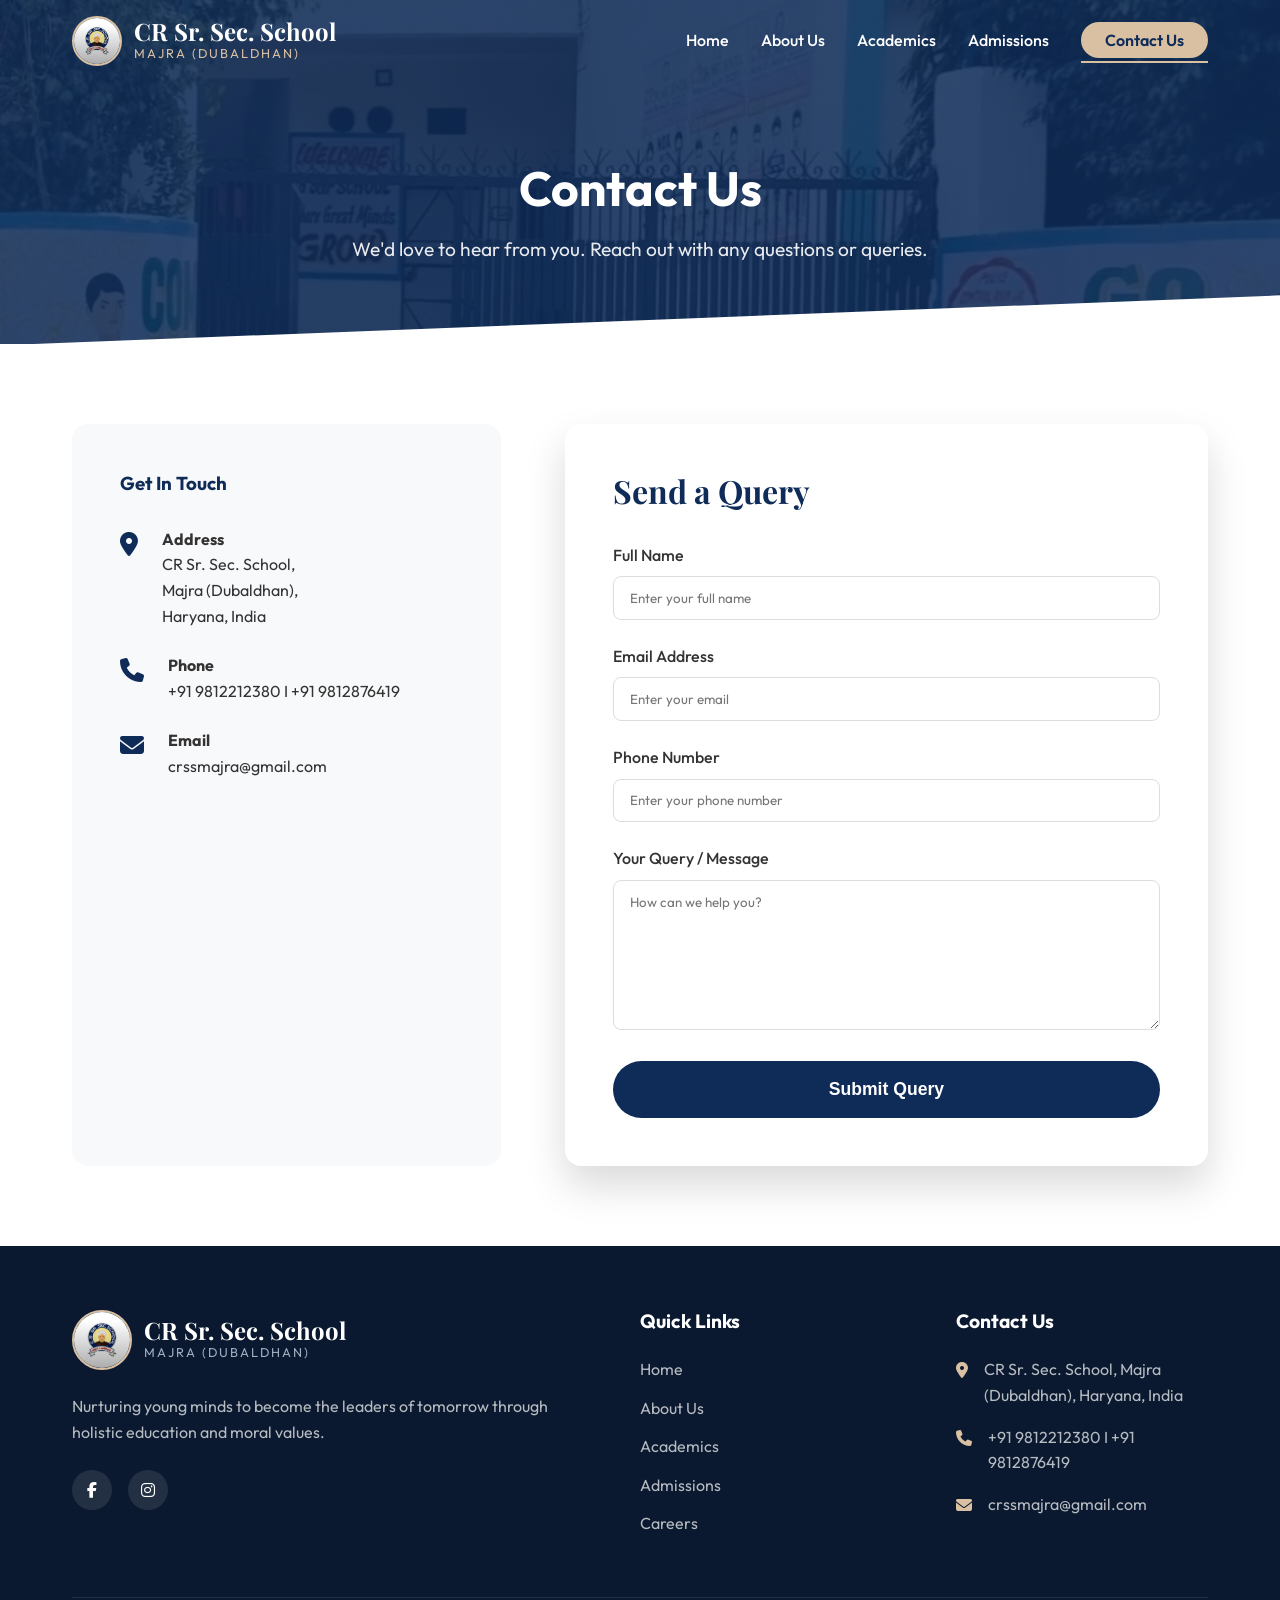
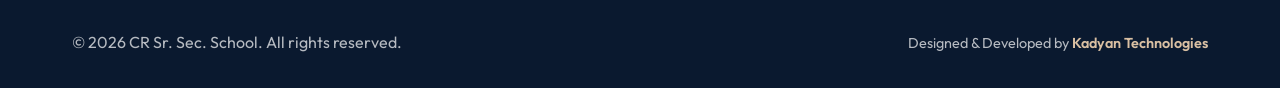
<file: contact.html>
<!DOCTYPE html>
<html lang="en">
<head>
    <meta charset="UTF-8">
    <meta name="viewport" content="width=device-width, initial-scale=1.0">
    <title>Contact Us | CR Sr. Sec. School</title>
    <meta name="description" content="Get in touch with CR Sr. Sec. School. Contact us for inquiries, admissions, and more.">
    <!-- Google Fonts -->
    <link rel="preconnect" href="https://fonts.googleapis.com">
    <link rel="preconnect" href="https://fonts.gstatic.com" crossorigin>
    <link href="https://fonts.googleapis.com/css2?family=Outfit:wght@300;400;500;600;700;800&family=Playfair+Display:ital,wght@0,600;0,700;1,600&display=swap" rel="stylesheet">
    <!-- Font Awesome for Icons -->
    <link rel="stylesheet" href="https://cdnjs.cloudflare.com/ajax/libs/font-awesome/6.4.0/css/all.min.css">
    <!-- Custom CSS -->
    <link rel="stylesheet" href="css/styles.css">
</head>
<body>
    <!-- Header & Navigation -->
    <header class="navbar" id="navbar">
        <div class="container nav-container">
            <a href="index.html" class="logo">
                <img src="assets/logo.jpeg" alt="Logo" class="custom-logo">
                <div class="logo-text">
                    <span class="school-name">CR Sr. Sec. School</span>
                    <span class="school-location">Majra (Dubaldhan)</span>
                </div>
            </a>
            <nav class="nav-menu">
                <ul class="nav-list">
                    <li class="nav-item"><a href="index.html" class="nav-link">Home</a></li>
                    <li class="nav-item"><a href="about.html" class="nav-link">About Us</a></li>
                    <li class="nav-item"><a href="academics.html" class="nav-link">Academics</a></li>
                    <li class="nav-item"><a href="admissions.html" class="nav-link">Admissions</a></li>
                    <li class="nav-item"><a href="contact.html" class="nav-link nav-contact-btn active">Contact Us</a></li>
                </ul>
            </nav>
            <button class="mobile-toggle" aria-label="Toggle menu">
                <i class="fa-solid fa-bars"></i>
            </button>
        </div>
    </header>

    <main>
        <!-- Page Banner -->
        <div class="page-banner reveal">
            <div class="container">
                <h1>Contact Us</h1>
                <p>We'd love to hear from you. Reach out with any questions or queries.</p>
            </div>
        </div>

        <!-- Contact Section -->
        <section class="section">
            <div class="container">
                <div class="contact-page-grid">
                    
                    <!-- Contact Info -->
                    <div class="contact-info-card reveal">
                        <h3>Get In Touch</h3>
                        <div class="info-item">
                            <i class="fa-solid fa-location-dot"></i>
                            <div>
                                <strong>Address</strong>
                                <p>CR Sr. Sec. School,<br>Majra (Dubaldhan),<br>Haryana, India</p>
                            </div>
                        </div>
                        <div class="info-item">
                            <i class="fa-solid fa-phone"></i>
                            <div>
                                <strong>Phone</strong>
                                <p>+91 9812212380 I +91 9812876419</p>
                            </div>
                        </div>
                        <div class="info-item">
                            <i class="fa-solid fa-envelope"></i>
                            <div>
                                <strong>Email</strong>
                                <p>crssmajra@gmail.com</p>
                            </div>
                        </div>
                        

                    </div>

                    <!-- Contact Form -->
                    <div class="contact-form-wrapper reveal delay-1">
                        <h3 style="margin-bottom: 2rem; font-family: var(--font-secondary); font-size: 2rem;">Send a Query</h3>
                        <form action="https://formsubmit.co/crssmajra@gmail.com" method="POST">
                            <div class="form-group">
                                <label for="name" class="form-label">Full Name</label>
                                <input type="text" id="name" name="name" class="form-control" placeholder="Enter your full name" required>
                            </div>
                            <div class="form-group">
                                <label for="email" class="form-label">Email Address</label>
                                <input type="email" id="email" name="email" class="form-control" placeholder="Enter your email" required>
                            </div>
                            <div class="form-group">
                                <label for="phone" class="form-label">Phone Number</label>
                                <input type="tel" id="phone" name="phone" class="form-control" placeholder="Enter your phone number">
                            </div>
                            <div class="form-group">
                                <label for="message" class="form-label">Your Query / Message</label>
                                <textarea id="message" name="message" class="form-control" placeholder="How can we help you?" required></textarea>
                            </div>
                            <!-- Optional FormSubmit settings -->
                            <input type="hidden" name="_subject" value="New Query from School Website!">
                            <input type="hidden" name="_captcha" value="false">
                            <button type="submit" class="btn btn-primary btn-lg" style="width: 100%;">Submit Query</button>
                        </form>
                    </div>

                </div>
            </div>
        </section>
    </main>

    <!-- Footer -->
    <footer class="footer">
        <div class="container">
            <div class="footer-grid">
                <div class="footer-brand">
                    <a href="index.html" class="logo footer-logo">
                        <img src="assets/logo.jpeg" alt="Logo" class="custom-logo footer-custom-logo">
                        <div class="logo-text">
                            <span class="school-name text-white">CR Sr. Sec. School</span>
                            <span class="school-location text-gray">Majra (Dubaldhan)</span>
                        </div>
                    </a>
                    <p class="footer-text mt-4">Nurturing young minds to become the leaders of tomorrow through holistic education and moral values.</p>
                    <div class="social-links mt-4">
                        <a href="https://www.facebook.com/profile.php?id=61556755951878"><i class="fa-brands fa-facebook-f"></i></a>
                        <a href="https://www.instagram.com/cr.school.majra.d?igsh=OW8xZmhka2lueGx5"><i class="fa-brands fa-instagram"></i></a>
                    </div>
                </div>
                
                <div class="footer-links">
                    <h4 class="footer-heading">Quick Links</h4>
                    <ul>
                        <li><a href="index.html">Home</a></li>
                        <li><a href="about.html">About Us</a></li>
                        <li><a href="academics.html">Academics</a></li>
                        <li><a href="admissions.html">Admissions</a></li>
                        <li><a href="careers.html">Careers</a></li>
                    </ul>
                </div>
                
                <div class="footer-contact">
                    <h4 class="footer-heading">Contact Us</h4>
                    <ul class="contact-info">
                        <li><i class="fa-solid fa-location-dot"></i> CR Sr. Sec. School, Majra (Dubaldhan), Haryana, India</li>
                        <li><i class="fa-solid fa-phone"></i> +91 9812212380 I +91 9812876419</li>
                        <li><i class="fa-solid fa-envelope"></i> crssmajra@gmail.com</li>
                    </ul>
                </div>
            </div>
            
            <div class="footer-bottom">
                <p>&copy; <span id="current-year"></span> CR Sr. Sec. School. All rights reserved.</p>
                <div class="kadyan-credit">
                    Designed & Developed by <a href="https://kadyantechnologies.com/" class="kadyan-link">Kadyan Technologies</a>
                </div>
            </div>
        </div>
    </footer>

    <script src="js/main.js"></script>
</body>
</html>
</file>
<file: css/styles.css>
/* ==========================================================================
   CSS Variables & Tokens
   ========================================================================== */
   :root {
    /* Color Palette - Premium Navy & Gold theme */
    --primary-color: #0F2C59;     /* Deep Navy Blue */
    --primary-light: #1A3E7A;
    --secondary-color: #DAC0A3;   /* Elegant Gold/Sand */
    --secondary-dark: #C4A482;
    --accent-color: #E84545;      /* Accent Red */
    
    /* Neutral Colors */
    --text-main: #333333;
    --text-light: #666666;
    --bg-main: #FFFFFF;
    --bg-light: #F8F9FA;
    --bg-dark: #0A192F;
    
    /* Typography */
    --font-primary: 'Outfit', sans-serif;
    --font-secondary: 'Playfair Display', serif;
    
    /* Spacing & Layout */
    --container-max-width: 1200px;
    --section-padding: 5rem 0;
    
    /* Effects */
    --shadow-sm: 0 2px 8px rgba(0, 0, 0, 0.08);
    --shadow-md: 0 8px 24px rgba(0, 0, 0, 0.12);
    --shadow-lg: 0 20px 40px rgba(0, 0, 0, 0.15);
    --transition-fast: 0.3s ease;
    --transition-slow: 0.6s cubic-bezier(0.16, 1, 0.3, 1);
    --radius-sm: 8px;
    --radius-md: 16px;
    --radius-lg: 24px;
}

/* ==========================================================================
   Reset & Base Styles
   ========================================================================== */
* {
    margin: 0;
    padding: 0;
    box-sizing: border-box;
}

html {
    scroll-behavior: smooth;
    font-size: 16px;
}

body {
    font-family: var(--font-primary);
    color: var(--text-main);
    background-color: var(--bg-main);
    line-height: 1.6;
    overflow-x: hidden;
}

h1, h2, h3, h4, h5, h6 {
    font-family: var(--font-primary);
    font-weight: 700;
    line-height: 1.2;
    color: var(--primary-color);
}

a {
    text-decoration: none;
    color: inherit;
    transition: var(--transition-fast);
}

ul {
    list-style: none;
}

img {
    max-width: 100%;
    height: auto;
    display: block;
}

/* ==========================================================================
   Utility Classes
   ========================================================================== */
.container {
    max-width: var(--container-max-width);
    margin: 0 auto;
    padding: 0 2rem;
}

.section {
    padding: var(--section-padding);
}

.bg-light { background-color: var(--bg-light); }
.bg-dark { background-color: var(--bg-dark); color: white; }

.text-center { text-align: center; }
.text-white { color: white !important; }
.text-gray { color: #A0AEC0 !important; }
.mt-4 { margin-top: 1.5rem; }
.max-w-2xl { max-width: 42rem; }
.mx-auto { margin-left: auto; margin-right: auto; }

/* Buttons */
.btn {
    display: inline-flex;
    align-items: center;
    justify-content: center;
    gap: 0.5rem;
    padding: 0.75rem 1.5rem;
    font-weight: 600;
    border-radius: 50px;
    cursor: pointer;
    transition: var(--transition-fast);
    border: 2px solid transparent;
}

.btn-lg {
    padding: 1rem 2rem;
    font-size: 1.1rem;
}

.btn-primary {
    background-color: var(--primary-color);
    color: white;
}

.btn-primary:hover {
    background-color: var(--primary-light);
    transform: translateY(-2px);
    box-shadow: var(--shadow-md);
}

.btn-secondary {
    background-color: var(--secondary-color);
    color: var(--primary-color);
}

.btn-secondary:hover {
    background-color: var(--secondary-dark);
    transform: translateY(-2px);
}

.btn-outline {
    background-color: transparent;
    border-color: var(--primary-color);
    color: var(--primary-color);
}

.btn-outline:hover {
    background-color: var(--primary-color);
    color: white;
}

.btn-outline-light {
    background-color: transparent;
    border-color: white;
    color: white;
}

.btn-outline-light:hover {
    background-color: white;
    color: var(--primary-color);
}

/* Section Headers */
.section-header {
    margin-bottom: 3rem;
}

.section-header.center {
    text-align: center;
    display: flex;
    flex-direction: column;
    align-items: center;
}

.subtitle {
    font-size: 1rem;
    font-weight: 600;
    color: var(--secondary-dark);
    text-transform: uppercase;
    letter-spacing: 2px;
    display: block;
    margin-bottom: 0.5rem;
}

.title {
    font-size: 2.5rem;
    font-family: var(--font-secondary);
}

.title span {
    color: var(--secondary-dark);
    font-style: italic;
}

/* ==========================================================================
   Navigation
   ========================================================================== */
.navbar {
    position: fixed;
    top: 0;
    left: 0;
    width: 100%;
    z-index: 1000;
    transition: var(--transition-fast);
    padding: 1rem 0;
    background-color: transparent;
}

.navbar.scrolled {
    background-color: rgba(255, 255, 255, 0.95);
    backdrop-filter: blur(10px);
    box-shadow: var(--shadow-sm);
    padding: 0.5rem 0;
}

.navbar.scrolled .nav-link { color: var(--text-main); }
.navbar.scrolled .logo-text .school-name { color: var(--primary-color); }
.navbar.scrolled .mobile-toggle { color: var(--primary-color); }

.nav-container {
    display: flex;
    justify-content: space-between;
    align-items: center;
}

.logo {
    display: flex;
    align-items: center;
    gap: 0.75rem;
    font-size: 2rem;
    color: var(--secondary-color);
}

.logo-text {
    display: flex;
    flex-direction: column;
}

.school-name {
    font-family: var(--font-secondary);
    font-weight: 700;
    font-size: 1.5rem;
    color: white;
    line-height: 1;
}

.school-location {
    font-size: 0.8rem;
    letter-spacing: 2px;
    text-transform: uppercase;
    color: var(--secondary-color);
}

.nav-list {
    display: flex;
    align-items: center;
    gap: 2rem;
}

.nav-link {
    color: white;
    font-weight: 500;
    position: relative;
}

.nav-link:not(.btn)::after {
    content: '';
    position: absolute;
    bottom: -5px;
    left: 0;
    width: 0;
    height: 2px;
    background-color: var(--secondary-color);
    transition: var(--transition-fast);
}

.nav-link:not(.btn):hover::after,
.nav-link.active:not(.btn)::after {
    width: 100%;
}

.mobile-toggle {
    display: none;
    background: none;
    border: none;
    font-size: 1.5rem;
    color: white;
    cursor: pointer;
}

/* ==========================================================================
   Hero Section
   ========================================================================== */
.hero {
    position: relative;
    min-height: 100vh;
    display: flex;
    align-items: center;
    padding-top: 5rem;
    overflow: hidden;
}

.hero-bg {
    position: absolute;
    top: 0;
    left: 0;
    width: 100%;
    height: 100%;
    background-size: cover;
    background-position: center;
    z-index: -2;
    transform: scale(1.05);
    animation: zoomOut 10s ease infinite alternate;
}

@keyframes zoomOut {
    from { transform: scale(1.05); }
    to { transform: scale(1); }
}

.hero-overlay {
    position: absolute;
    top: 0;
    left: 0;
    width: 100%;
    height: 100%;
    background: linear-gradient(to right, rgba(15, 44, 89, 0.9) 0%, rgba(15, 44, 89, 0.4) 100%);
    z-index: -1;
}

.hero-content {
    display: flex;
    flex-direction: column;
    justify-content: center;
    width: 100%;
}

.hero-text-box {
    max-width: 600px;
    color: white;
}

.hero-title {
    font-size: 4rem;
    font-weight: 800;
    margin-bottom: 1.5rem;
    color: white;
    line-height: 1.1;
}

.hero-title span {
    color: var(--secondary-color);
    font-family: var(--font-secondary);
    font-weight: 600;
    font-style: italic;
}

.hero-subtitle {
    font-size: 1.2rem;
    margin-bottom: 2.5rem;
    opacity: 0.9;
}

.hero-cta {
    display: flex;
    gap: 1rem;
    flex-wrap: wrap;
}

.hero-stats {
    display: flex;
    gap: 3rem;
    margin-top: 4rem;
    padding-top: 2rem;
    border-top: 1px solid rgba(255, 255, 255, 0.2);
}

.stat-item {
    display: flex;
    flex-direction: column;
}

.stat-number {
    font-size: 2.5rem;
    font-weight: 700;
    color: var(--secondary-color);
    font-family: var(--font-secondary);
}

.stat-label {
    font-size: 0.9rem;
    color: rgba(255, 255, 255, 0.8);
    text-transform: uppercase;
    letter-spacing: 1px;
}

/* ==========================================================================
   About Section
   ========================================================================== */
.about-container {
    display: grid;
    grid-template-columns: 1fr 1fr;
    gap: 4rem;
    align-items: center;
}

.about-image-wrapper {
    position: relative;
    border-radius: var(--radius-lg);
}

.about-img {
    border-radius: var(--radius-lg);
    box-shadow: var(--shadow-lg);
    width: 100%;
    height: 500px;
    object-fit: cover;
}

.experience-badge {
    position: absolute;
    bottom: -20px;
    right: -20px;
    background-color: var(--primary-color);
    color: white;
    width: 120px;
    height: 120px;
    border-radius: 50%;
    display: flex;
    flex-direction: column;
    align-items: center;
    justify-content: center;
    box-shadow: var(--shadow-md);
    border: 5px solid white;
}

.badge-year {
    font-size: 1rem;
    text-transform: uppercase;
    letter-spacing: 1px;
}

.badge-text {
    font-size: 1.8rem;
    font-weight: 700;
    color: var(--secondary-color);
}

.feature-list {
    margin: 2rem 0;
}

.feature-list li {
    display: flex;
    align-items: center;
    gap: 1rem;
    margin-bottom: 1rem;
    font-size: 1.1rem;
    font-weight: 500;
}

.feature-list i {
    color: var(--secondary-dark);
    font-size: 1.2rem;
}

/* ==========================================================================
   Features/Academics Grid
   ========================================================================== */
.features-grid {
    display: grid;
    grid-template-columns: repeat(auto-fit, minmax(300px, 1fr));
    gap: 2rem;
    margin-top: 3rem;
}

.feature-card {
    background: white;
    padding: 2.5rem;
    border-radius: var(--radius-md);
    box-shadow: var(--shadow-sm);
    transition: var(--transition-fast);
    border: 1px solid rgba(0,0,0,0.05);
}

.feature-card:hover {
    transform: translateY(-10px);
    box-shadow: var(--shadow-lg);
    border-color: var(--secondary-color);
}

.icon-wrapper {
    width: 70px;
    height: 70px;
    background-color: var(--bg-light);
    border-radius: 50%;
    display: flex;
    align-items: center;
    justify-content: center;
    font-size: 1.8rem;
    color: var(--primary-color);
    margin-bottom: 1.5rem;
    transition: var(--transition-fast);
}

.feature-card:hover .icon-wrapper {
    background-color: var(--primary-color);
    color: white;
}

.feature-card h3 {
    font-size: 1.3rem;
    margin-bottom: 1rem;
}

.feature-card p {
    color: var(--text-light);
}

/* ==========================================================================
   CTA / Admissions Section
   ========================================================================== */
.cta-section {
    background-color: var(--primary-color);
    background-image: linear-gradient(135deg, var(--primary-color) 0%, var(--primary-light) 100%);
    color: white;
    text-align: center;
}

.cta-container {
    display: flex;
    flex-direction: column;
    align-items: center;
    gap: 2rem;
}

.cta-content h2 {
    color: white;
    font-size: 2.5rem;
    margin-bottom: 1rem;
}

.cta-content p {
    font-size: 1.2rem;
    opacity: 0.9;
    max-width: 600px;
    margin: 0 auto;
}

/* ==========================================================================
   Footer
   ========================================================================== */
.footer {
    background-color: var(--bg-dark);
    color: rgba(255, 255, 255, 0.7);
    padding: 4rem 0 2rem;
}

.footer-grid {
    display: grid;
    grid-template-columns: 2fr 1fr 1fr;
    gap: 4rem;
    margin-bottom: 3rem;
}

.footer-heading {
    color: white;
    font-size: 1.2rem;
    margin-bottom: 1.5rem;
}

.social-links {
    display: flex;
    gap: 1rem;
}

.social-links a {
    width: 40px;
    height: 40px;
    background-color: rgba(255,255,255,0.1);
    display: flex;
    align-items: center;
    justify-content: center;
    border-radius: 50%;
    color: white;
}

.social-links a:hover {
    background-color: var(--secondary-color);
    color: var(--bg-dark);
    transform: translateY(-3px);
}

.footer-links ul li {
    margin-bottom: 0.8rem;
}

.footer-links a:hover {
    color: var(--secondary-color);
    padding-left: 5px;
}

.contact-info li {
    display: flex;
    gap: 1rem;
    margin-bottom: 1rem;
    align-items: flex-start;
}

.contact-info i {
    color: var(--secondary-color);
    margin-top: 5px;
}

.footer-bottom {
    padding-top: 2rem;
    border-top: 1px solid rgba(255,255,255,0.1);
    display: flex;
    justify-content: space-between;
    align-items: center;
    flex-wrap: wrap;
    gap: 1rem;
}

.kadyan-credit {
    font-size: 0.9rem;
}

.kadyan-link {
    color: var(--secondary-color);
    font-weight: 600;
}

.kadyan-link:hover {
    color: white;
}

/* ==========================================================================
   Animations & Scroll Reveal
   ========================================================================== */
.reveal {
    opacity: 0;
    transform: translateY(30px);
    transition: all var(--transition-slow);
}

.reveal.active {
    opacity: 1;
    transform: translateY(0);
}

.delay-1 { transition-delay: 0.2s; }
.delay-2 { transition-delay: 0.4s; }

/* ==========================================================================
   Responsive Design
   ========================================================================== */
@media (max-width: 1024px) {
    .nav-list {
        position: fixed;
        top: 0;
        right: -100%;
        width: 80%;
        max-width: 300px;
        height: 100vh;
        background-color: white;
        flex-direction: column;
        justify-content: center;
        padding: 2rem;
        box-shadow: -5px 0 15px rgba(0,0,0,0.1);
        transition: var(--transition-fast);
        z-index: 999;
    }

    .nav-list.active {
        right: 0;
    }

    .nav-link {
        color: var(--text-main) !important;
        font-size: 1.2rem;
    }

    .mobile-toggle {
        display: block;
        z-index: 1000;
    }
    
    .navbar.scrolled .mobile-toggle {
        color: var(--text-main);
    }
    
    /* When menu is open, force hamburger dark */
    .mobile-toggle.menu-open {
        color: var(--text-main);
    }
}

@media (max-width: 992px) {
    .about-container {
        grid-template-columns: 1fr;
    }
    .experience-badge {
        bottom: -10px;
        right: 10px;
    }
    .hero-title {
        font-size: 3rem;
    }
    .footer-grid {
        grid-template-columns: 1fr 1fr;
    }
}

@media (max-width: 768px) {
    .hero-stats {
        flex-direction: column;
        gap: 1.5rem;
    }

    .hero-cta {
        flex-direction: column;
    }

    .footer-grid {
        grid-template-columns: 1fr;
    }

    .footer-bottom {
        flex-direction: column;
        text-align: center;
    }
}

/* ==========================================================================
   Custom Additions (Logo, Banners, Form)
   ========================================================================== */
.custom-logo {
    width: 50px;
    height: 50px;
    border-radius: 50%;
    object-fit: cover;
    border: 2px solid var(--secondary-color);
}

.footer-custom-logo {
    width: 60px;
    height: 60px;
}

.nav-contact-btn {
    background-color: var(--secondary-color);
    color: var(--primary-color) !important;
    padding: 0.5rem 1.5rem;
    border-radius: 50px;
    font-weight: 600;
    transition: var(--transition-fast);
}

.nav-contact-btn:hover {
    background-color: white;
    color: var(--primary-color) !important;
    transform: translateY(-2px);
}

.page-banner {
    padding: 10rem 0 5rem;
    background-color: var(--primary-color);
    background-image: linear-gradient(to right, rgba(15, 44, 89, 0.85), rgba(15, 44, 89, 0.85)), url('../assets/schoolpic.jpeg');
    background-size: cover;
    background-position: center;
    color: white;
    text-align: center;
    position: relative;
    overflow: hidden;
}

.page-banner::after {
    content: '';
    position: absolute;
    bottom: -1px;
    left: 0;
    width: 100%;
    height: 50px;
    background-color: var(--bg-main);
    clip-path: polygon(0 100%, 100% 100%, 100% 0);
}

.page-banner h1 {
    color: white;
    font-size: 3rem;
    margin-bottom: 1rem;
}

.page-banner p {
    font-size: 1.2rem;
    opacity: 0.9;
}

.contact-page-grid {
    display: grid;
    grid-template-columns: 1fr 1.5fr;
    gap: 4rem;
}

.contact-form-wrapper {
    background: white;
    padding: 3rem;
    border-radius: var(--radius-md);
    box-shadow: var(--shadow-lg);
}

.form-group {
    margin-bottom: 1.5rem;
}

.form-label {
    display: block;
    margin-bottom: 0.5rem;
    font-weight: 500;
}

.form-control {
    width: 100%;
    padding: 0.8rem 1rem;
    border: 1px solid #ddd;
    border-radius: var(--radius-sm);
    font-family: inherit;
    transition: var(--transition-fast);
}

.form-control:focus {
    outline: none;
    border-color: var(--primary-color);
    box-shadow: 0 0 0 3px rgba(15, 44, 89, 0.1);
}

textarea.form-control {
    min-height: 150px;
    resize: vertical;
}

.contact-info-card {
    background: var(--bg-light);
    padding: 3rem;
    border-radius: var(--radius-md);
    height: 100%;
}

.contact-info-card h3 {
    margin-bottom: 2rem;
}

.contact-info-card .info-item {
    display: flex;
    gap: 1.5rem;
    margin-bottom: 1.5rem;
}

.contact-info-card i {
    font-size: 1.5rem;
    color: var(--primary-color);
    margin-top: 5px;
}

@media (max-width: 992px) {
    .contact-page-grid {
        grid-template-columns: 1fr;
    }
}
</file>
